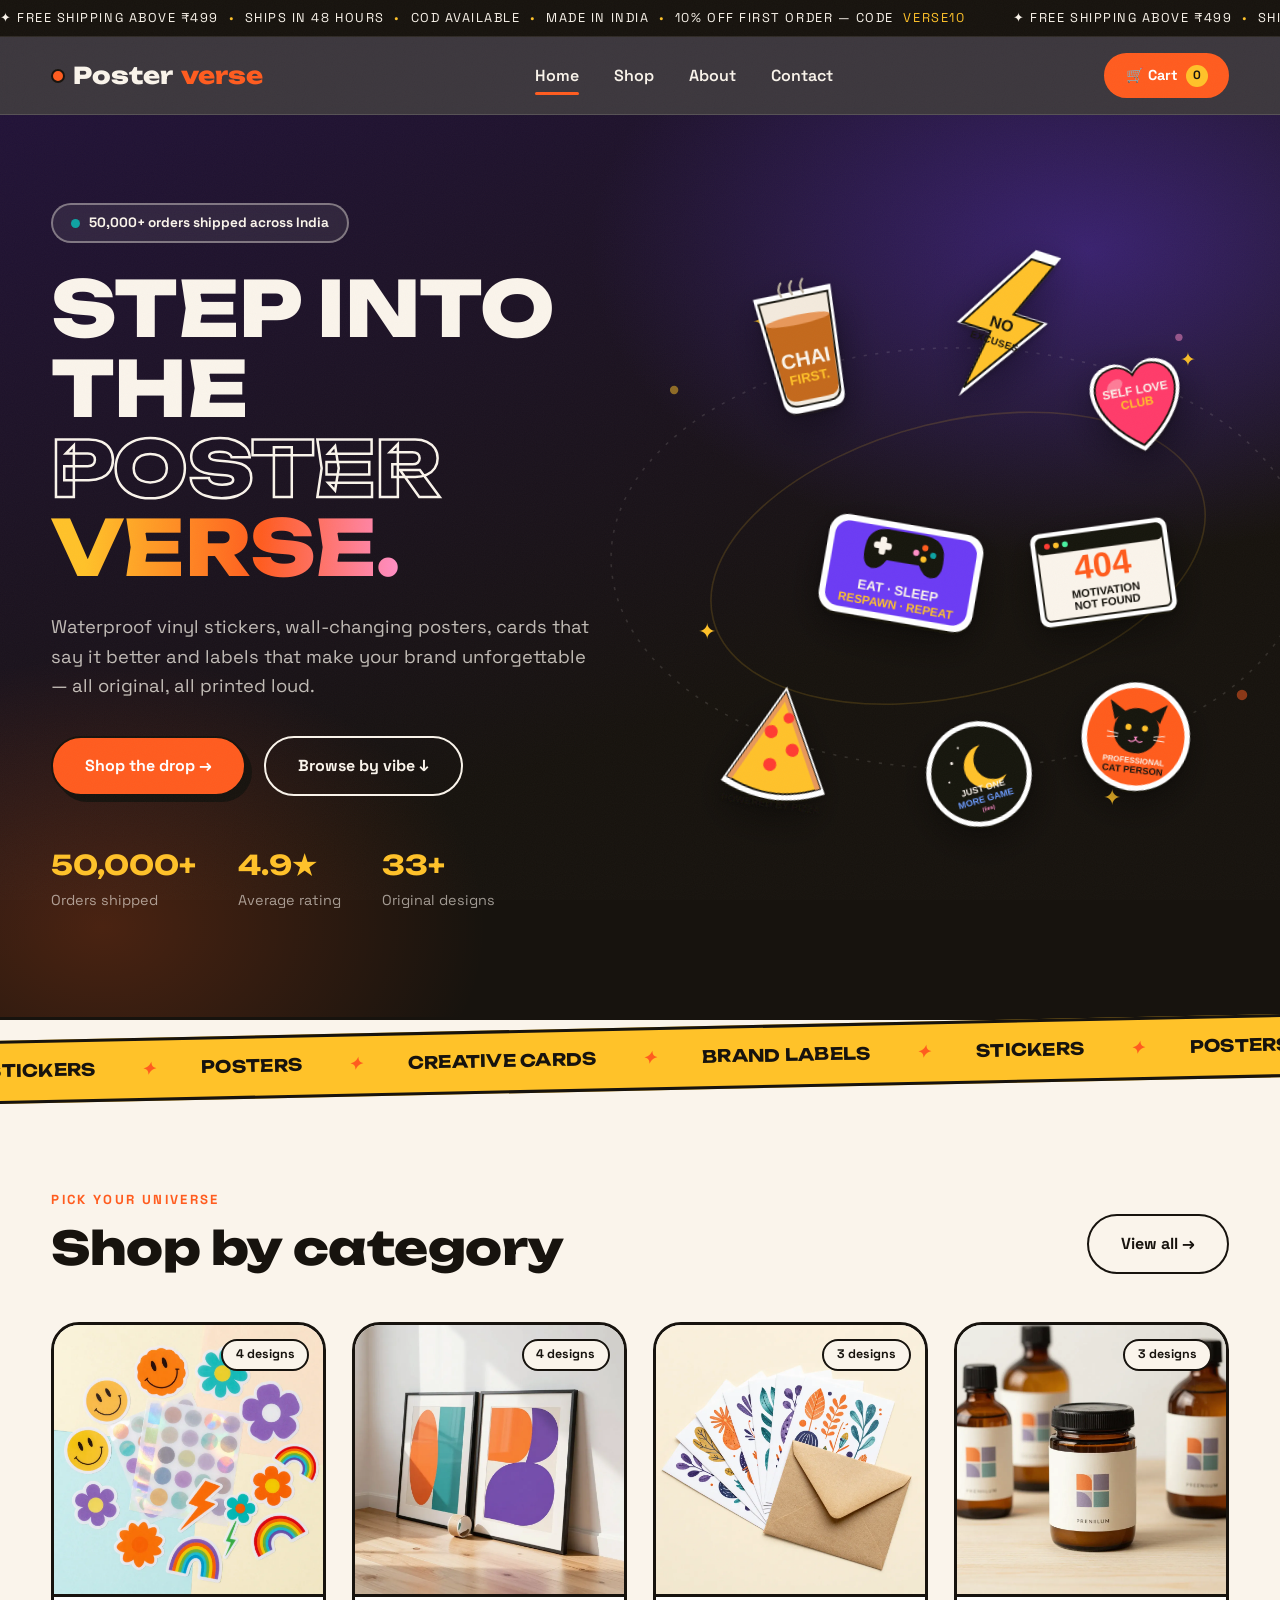
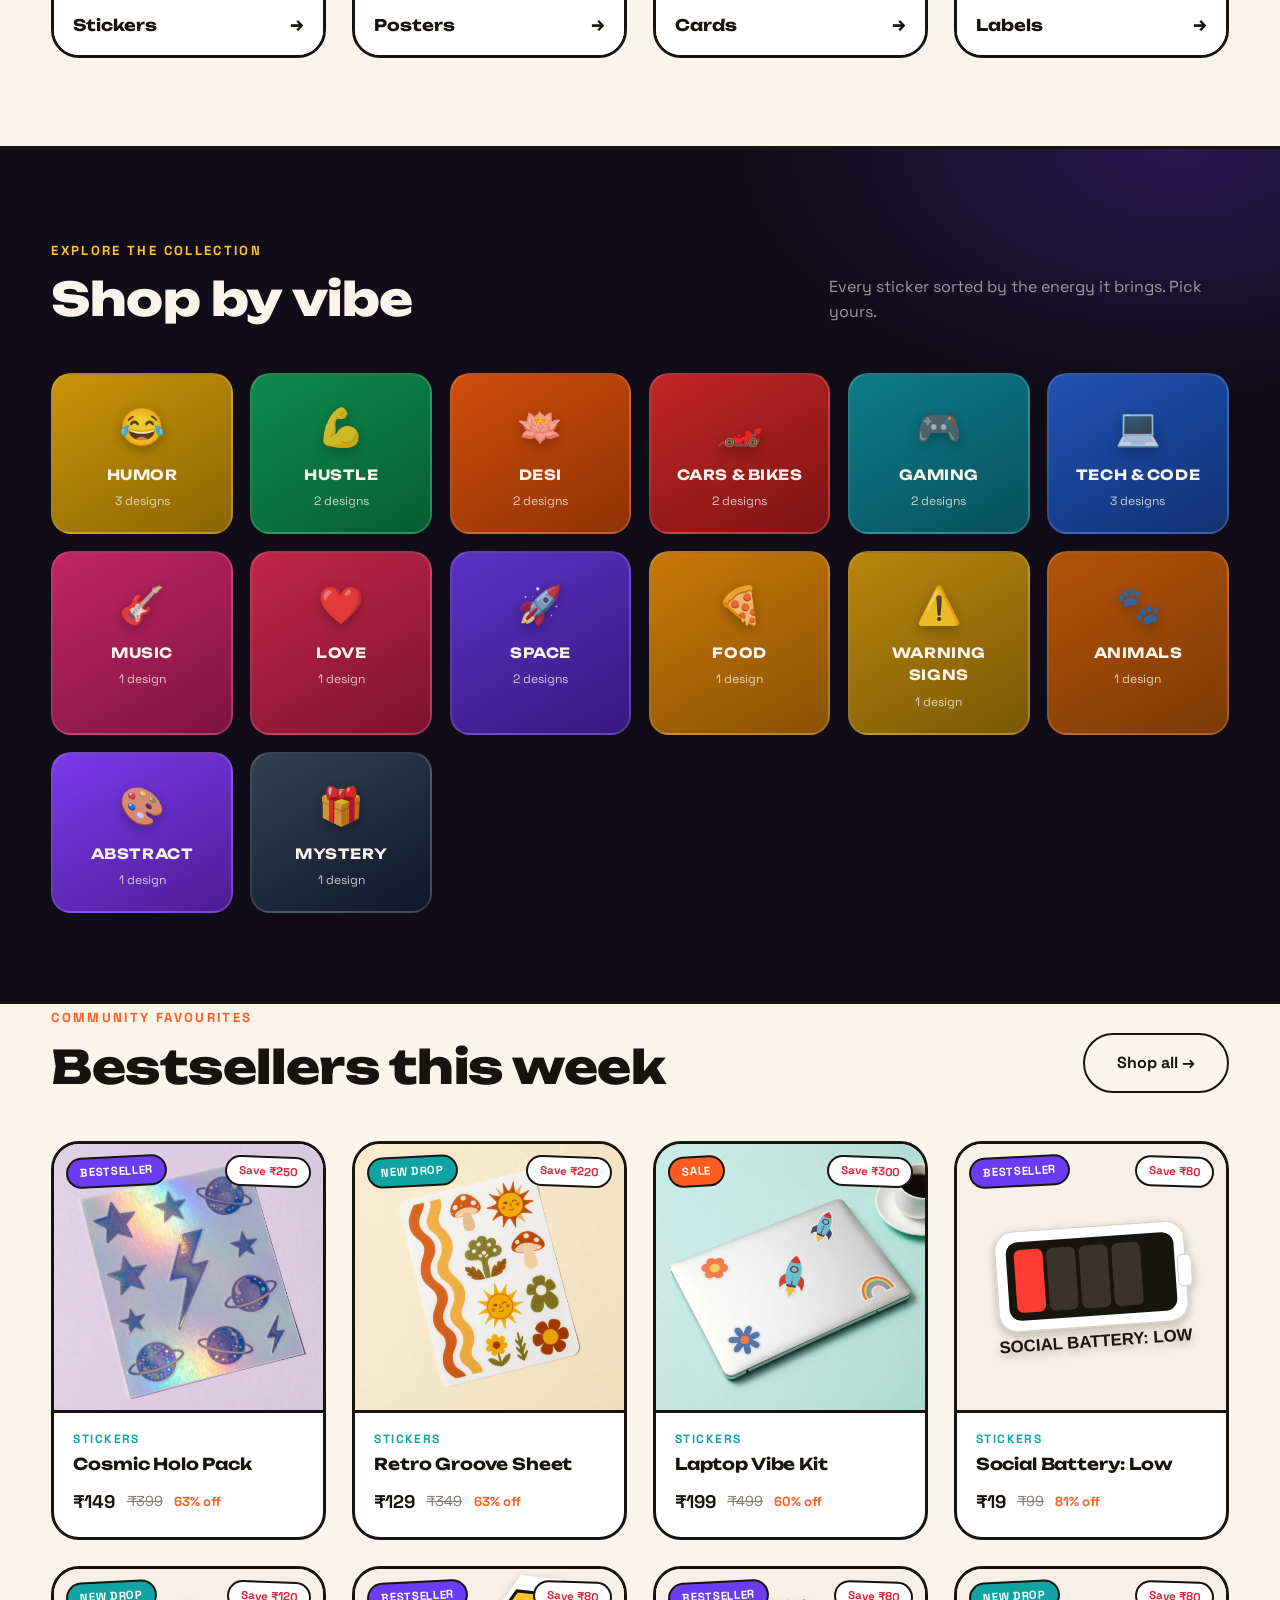
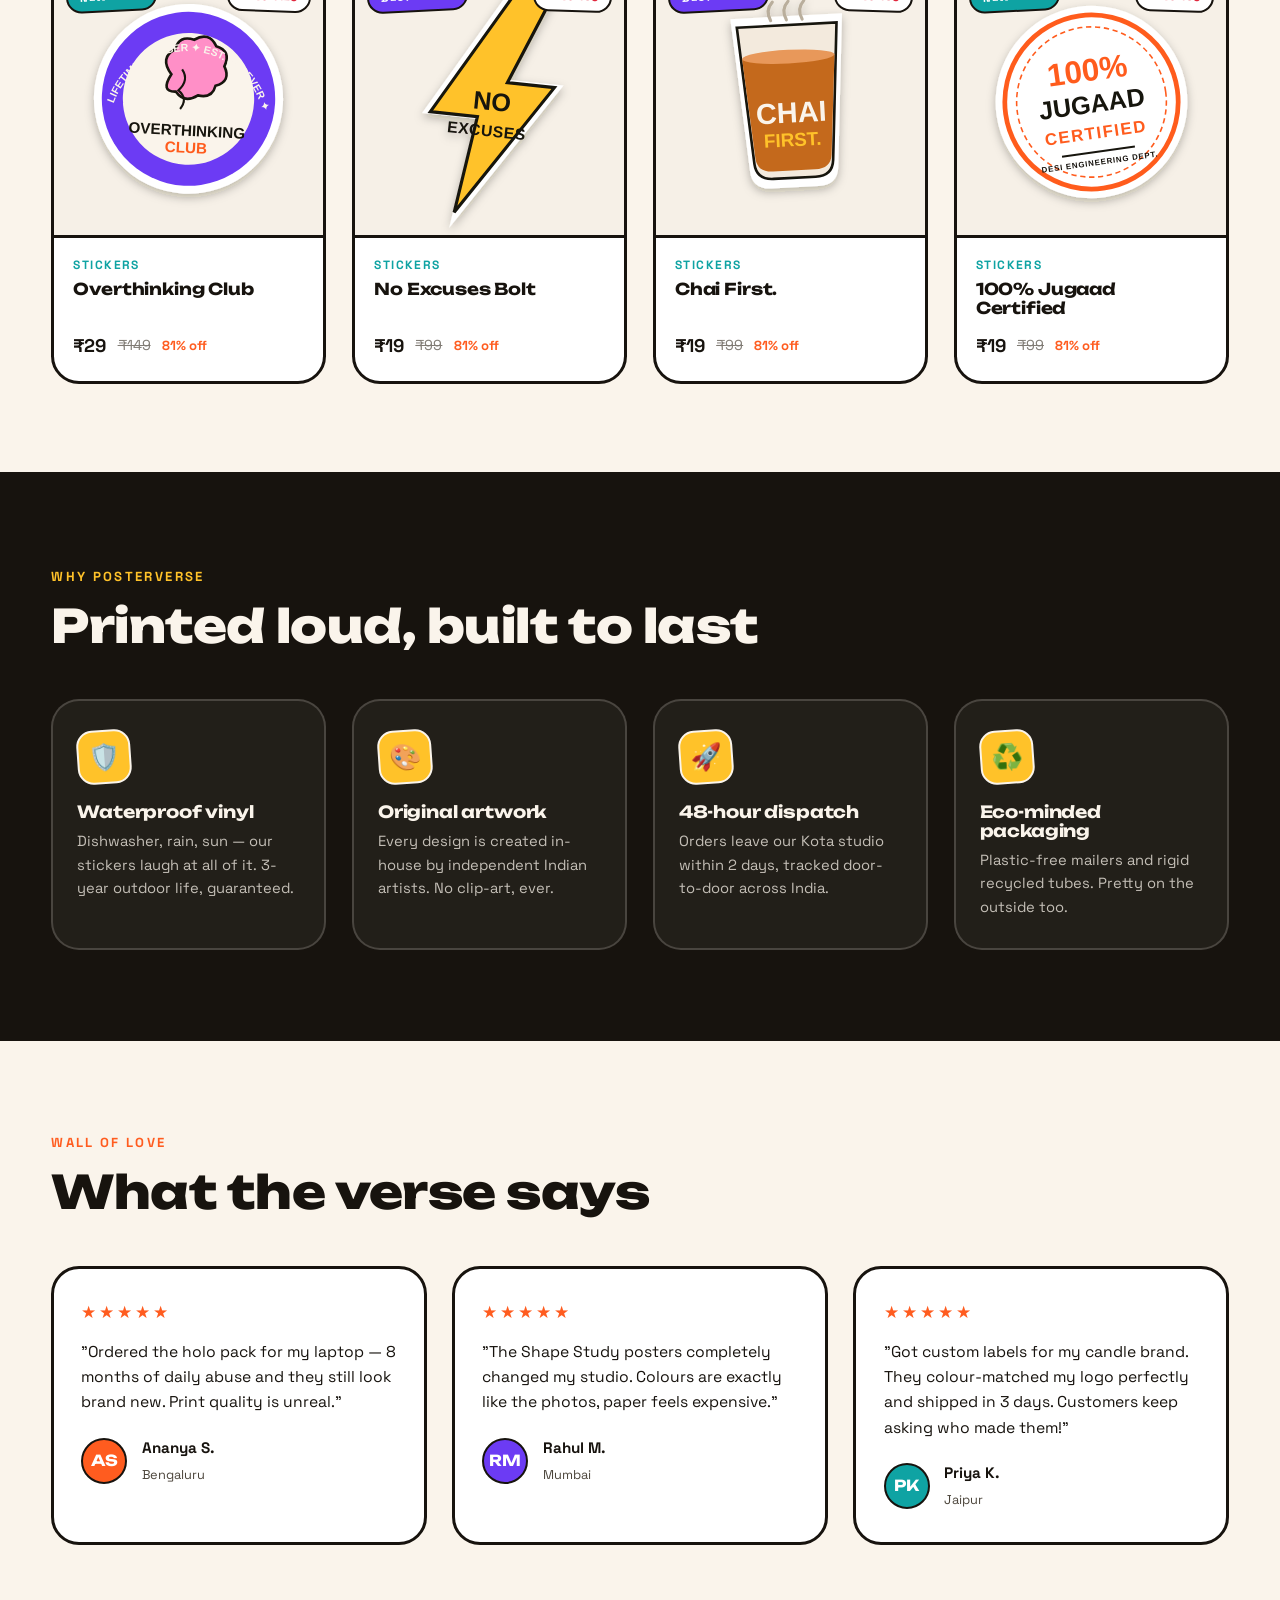
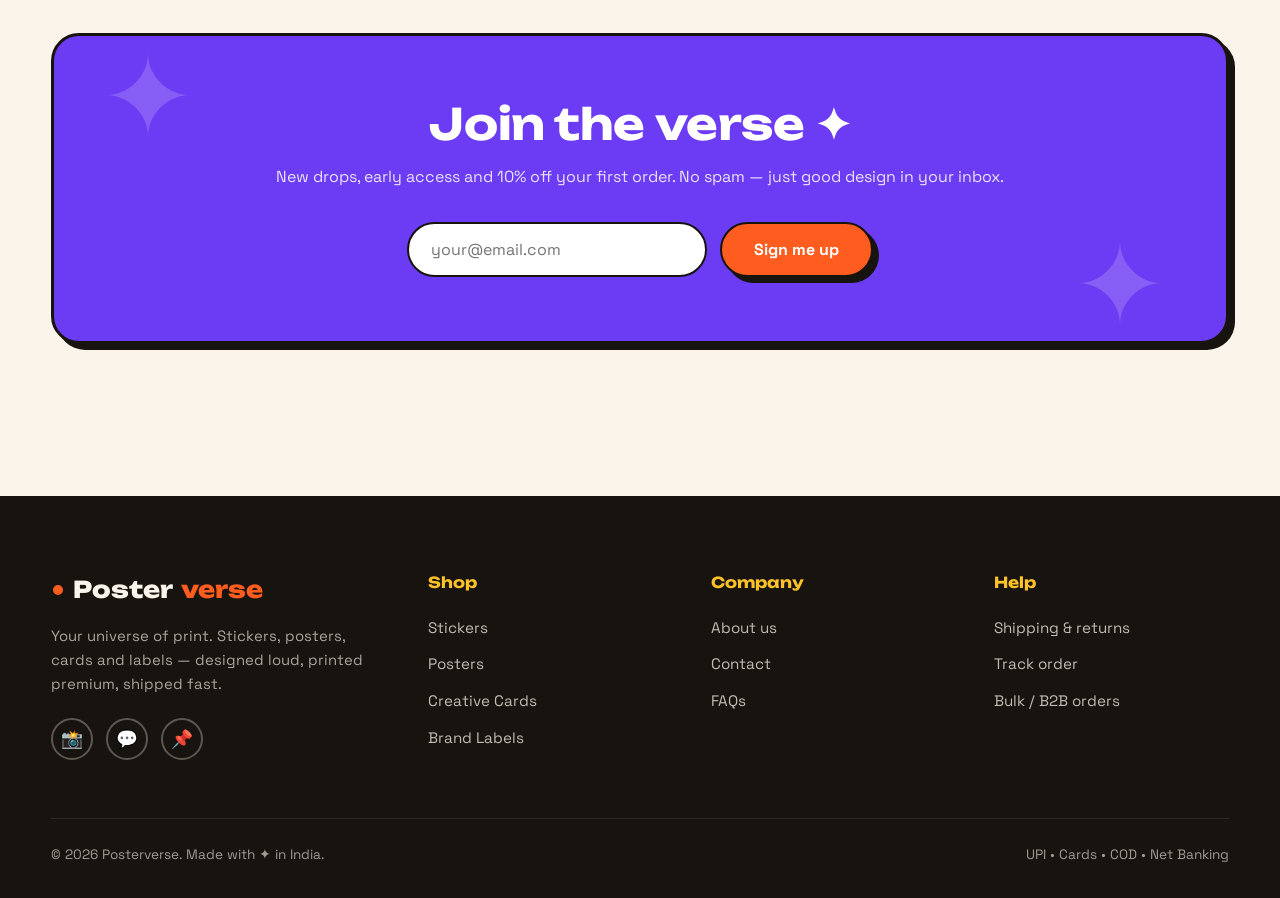
<file: index.html>
<!DOCTYPE html>
<html lang="en">
<head>
  <meta charset="UTF-8">
  <meta name="viewport" content="width=device-width, initial-scale=1.0">
  <title>Posterverse — Stickers, Posters, Cards &amp; Brand Labels</title>
  <meta name="description" content="Posterverse is your universe of print — vinyl stickers, art posters, creative cards and custom brand labels. Designed loud, printed premium, shipped fast across India.">
  <link rel="preconnect" href="https://fonts.googleapis.com">
  <link rel="preconnect" href="https://fonts.gstatic.com" crossorigin>
  <link href="https://fonts.googleapis.com/css2?family=Unbounded:wght@500;700;800&family=Space+Grotesk:wght@400;500;600;700&display=swap" rel="stylesheet">
  <link rel="stylesheet" href="css/style.css">
  <link rel="icon" href="data:image/svg+xml,<svg xmlns='http://www.w3.org/2000/svg' viewBox='0 0 100 100'><text y='.9em' font-size='90'>✦</text></svg>">
</head>
<body>

  <!-- Top announcement marquee -->
  <div class="topbar" aria-hidden="true">
    <div class="marquee-track">
      <span>✦ Free shipping above ₹499 <em>•</em> Ships in 48 hours <em>•</em> COD available <em>•</em> Made in India <em>•</em> 10% off first order — code <em>VERSE10</em></span>
      <span>✦ Free shipping above ₹499 <em>•</em> Ships in 48 hours <em>•</em> COD available <em>•</em> Made in India <em>•</em> 10% off first order — code <em>VERSE10</em></span>
    </div>
  </div>

  <!-- Header -->
  <header class="site-header">
    <div class="container nav">
      <a class="logo" href="index.html"><span class="logo-dot"></span>Poster<span class="verse">verse</span></a>
      <nav class="nav-links">
        <a href="index.html">Home</a>
        <a href="shop.html">Shop</a>
        <a href="about.html">About</a>
        <a href="contact.html">Contact</a>
      </nav>
      <div class="nav-actions">
        <a class="cart-btn" href="cart.html">🛒 Cart <span class="cart-count">0</span></a>
        <button class="hamburger" aria-label="Menu"><span></span><span></span><span></span></button>
      </div>
    </div>
  </header>

  <!-- Hero: sticker universe -->
  <section class="hero-dark">
    <div class="container hero-grid">
      <div class="hero-copy">
        <span class="hero-badge"><span class="dot"></span> 50,000+ orders shipped across India</span>
        <h1>Step into<br>the <span class="stroke">Poster</span><br><span class="verse-pop">verse.</span></h1>
        <p class="lead">Waterproof vinyl stickers, wall-changing posters, cards that say it better and labels that make your brand unforgettable — all original, all printed loud.</p>
        <div class="hero-cta">
          <a class="btn btn-primary" href="shop.html">Shop the drop →</a>
          <a class="btn btn-ghost" href="#vibes">Browse by vibe ↓</a>
        </div>
        <div class="hero-stats">
          <div class="stat"><b data-count="50000" data-suffix="+">0</b><span>Orders shipped</span></div>
          <div class="stat"><b data-count="4" data-suffix=".9★">0</b><span>Average rating</span></div>
          <div class="stat"><b data-count="33" data-suffix="+">0</b><span>Original designs</span></div>
        </div>
      </div>

      <div class="sticker-field" aria-hidden="true">
        <svg class="orbits" viewBox="0 0 700 600" fill="none">
          <ellipse cx="350" cy="300" rx="330" ry="200" stroke="rgba(250,244,235,.25)" stroke-width="1.5" stroke-dasharray="3 8"/>
          <ellipse cx="350" cy="300" rx="240" ry="130" stroke="rgba(255,194,41,.3)" stroke-width="1.5" transform="rotate(-14 350 300)"/>
          <circle cx="80" cy="140" r="4" fill="#FFC229"/>
          <circle cx="620" cy="430" r="5" fill="#FF5C1F"/>
          <circle cx="560" cy="90" r="3.5" fill="#FF8FC7"/>
        </svg>
        <span class="spark" style="top: 4%; left: 12%; --d: .4s; --s: 1.7rem;">✦</span>
        <span class="spark" style="top: 60%; left: 2%; --d: 1.6s;">✦</span>
        <span class="spark" style="top: 12%; right: 6%; --d: 2.4s; --s: 1.2rem;">✦</span>
        <span class="spark" style="bottom: 4%; right: 20%; --d: .9s;">✦</span>

        <img class="fs" data-depth="1.5" src="assets/img/stickers/st-chai-first-t.svg"     alt="" style="--w: 190px; --r: -9deg;  top: -4%;  left: 4%;   --d: .2s;">
        <img class="fs" data-depth=".8"  src="assets/img/stickers/st-no-excuses-t.svg"     alt="" style="--w: 170px; --r: 12deg;  top: -7%;  left: 42%;  --d: 1.1s;">
        <img class="fs" data-depth="1.2" src="assets/img/stickers/st-self-love-t.svg"      alt="" style="--w: 165px; --r: -14deg; top: 6%;   right: 2%;  --d: .6s;">
        <img class="fs" data-depth=".6"  src="assets/img/stickers/st-respawn-t.svg"        alt="" style="--w: 210px; --r: 7deg;   top: 34%;  left: 20%;  --d: 1.7s;">
        <img class="fs" data-depth="1.8" src="assets/img/stickers/st-404-t.svg"            alt="" style="--w: 185px; --r: -6deg;  top: 36%;  right: 6%;  --d: .3s;">
        <img class="fs" data-depth="1"   src="assets/img/stickers/st-pizza-t.svg"          alt="" style="--w: 160px; --r: 14deg;  bottom: 2%; left: 2%;  --d: 2.1s;">
        <img class="fs" data-depth="1.4" src="assets/img/stickers/st-one-more-game-t.svg"  alt="" style="--w: 150px; --r: -11deg; bottom: -2%; left: 40%; --d: .8s;">
        <img class="fs" data-depth=".7"  src="assets/img/stickers/st-cat-person-t.svg"     alt="" style="--w: 155px; --r: 9deg;   bottom: 4%; right: 3%; --d: 1.4s;">
      </div>
    </div>
  </section>

  <!-- Marquee strip -->
  <div class="strip" aria-hidden="true">
    <div class="marquee-track">
      <span>Stickers <i class="star">✦</i> Posters <i class="star">✦</i> Creative Cards <i class="star">✦</i> Brand Labels <i class="star">✦</i> Stickers <i class="star">✦</i> Posters <i class="star">✦</i> Creative Cards <i class="star">✦</i> Brand Labels <i class="star">✦</i></span>
      <span>Stickers <i class="star">✦</i> Posters <i class="star">✦</i> Creative Cards <i class="star">✦</i> Brand Labels <i class="star">✦</i> Stickers <i class="star">✦</i> Posters <i class="star">✦</i> Creative Cards <i class="star">✦</i> Brand Labels <i class="star">✦</i></span>
    </div>
  </div>

  <!-- Categories -->
  <section>
    <div class="container">
      <div class="section-head reveal">
        <div>
          <span class="kicker">Pick your universe</span>
          <h2>Shop by category</h2>
        </div>
        <a class="btn btn-ghost" href="shop.html">View all →</a>
      </div>
      <div class="cat-grid" data-stagger>
        <a class="cat-card" href="shop.html?cat=stickers">
          <span class="cat-count">4 designs</span>
          <div class="cat-img"><img src="assets/img/cat-stickers.webp" alt="Colorful vinyl stickers" loading="lazy"></div>
          <div class="cat-label">Stickers <span class="arrow">→</span></div>
        </a>
        <a class="cat-card" href="shop.html?cat=posters">
          <span class="cat-count">4 designs</span>
          <div class="cat-img"><img src="assets/img/cat-posters.webp" alt="Framed art posters" loading="lazy"></div>
          <div class="cat-label">Posters <span class="arrow">→</span></div>
        </a>
        <a class="cat-card" href="shop.html?cat=cards">
          <span class="cat-count">3 designs</span>
          <div class="cat-img"><img src="assets/img/cat-cards.webp" alt="Creative greeting cards" loading="lazy"></div>
          <div class="cat-label">Cards <span class="arrow">→</span></div>
        </a>
        <a class="cat-card" href="shop.html?cat=labels">
          <span class="cat-count">3 designs</span>
          <div class="cat-img"><img src="assets/img/cat-labels.webp" alt="Custom brand labels on jars" loading="lazy"></div>
          <div class="cat-label">Labels <span class="arrow">→</span></div>
        </a>
      </div>
    </div>
  </section>

  <!-- Shop by Vibe -->
  <section class="vibe-band" id="vibes">
    <div class="container">
      <div class="section-head reveal">
        <div>
          <span class="kicker" style="color: var(--yellow);">Explore the collection</span>
          <h2>Shop by vibe</h2>
        </div>
        <p>Every sticker sorted by the energy it brings. Pick yours.</p>
      </div>
      <div class="vibe-grid" id="vibe-grid" data-stagger></div>
    </div>
  </section>

  <!-- Featured products -->
  <section style="padding-top: 0;">
    <div class="container">
      <div class="section-head reveal">
        <div>
          <span class="kicker">Community favourites</span>
          <h2>Bestsellers this week</h2>
        </div>
        <a class="btn btn-ghost" href="shop.html">Shop all →</a>
      </div>
      <div class="product-grid" id="featured-grid" data-stagger></div>
    </div>
  </section>

  <!-- Features -->
  <section class="features">
    <div class="container">
      <div class="section-head reveal">
        <div>
          <span class="kicker" style="color: var(--yellow);">Why Posterverse</span>
          <h2>Printed loud, built to last</h2>
        </div>
      </div>
      <div class="features-grid" data-stagger>
        <div class="feature-card">
          <div class="f-icon">🛡️</div>
          <h3>Waterproof vinyl</h3>
          <p>Dishwasher, rain, sun — our stickers laugh at all of it. 3-year outdoor life, guaranteed.</p>
        </div>
        <div class="feature-card">
          <div class="f-icon">🎨</div>
          <h3>Original artwork</h3>
          <p>Every design is created in-house by independent Indian artists. No clip-art, ever.</p>
        </div>
        <div class="feature-card">
          <div class="f-icon">🚀</div>
          <h3>48-hour dispatch</h3>
          <p>Orders leave our Kota studio within 2 days, tracked door-to-door across India.</p>
        </div>
        <div class="feature-card">
          <div class="f-icon">♻️</div>
          <h3>Eco-minded packaging</h3>
          <p>Plastic-free mailers and rigid recycled tubes. Pretty on the outside too.</p>
        </div>
      </div>
    </div>
  </section>

  <!-- Testimonials -->
  <section>
    <div class="container">
      <div class="section-head reveal">
        <div>
          <span class="kicker">Wall of love</span>
          <h2>What the verse says</h2>
        </div>
      </div>
      <div class="testi-grid" data-stagger>
        <div class="testi-card">
          <div class="stars">★★★★★</div>
          <p>"Ordered the holo pack for my laptop — 8 months of daily abuse and they still look brand new. Print quality is unreal."</p>
          <div class="testi-who">
            <span class="avatar" style="background: var(--orange);">AS</span>
            <div><b>Ananya S.</b><span>Bengaluru</span></div>
          </div>
        </div>
        <div class="testi-card">
          <div class="stars">★★★★★</div>
          <p>"The Shape Study posters completely changed my studio. Colours are exactly like the photos, paper feels expensive."</p>
          <div class="testi-who">
            <span class="avatar" style="background: var(--violet);">RM</span>
            <div><b>Rahul M.</b><span>Mumbai</span></div>
          </div>
        </div>
        <div class="testi-card">
          <div class="stars">★★★★★</div>
          <p>"Got custom labels for my candle brand. They colour-matched my logo perfectly and shipped in 3 days. Customers keep asking who made them!"</p>
          <div class="testi-who">
            <span class="avatar" style="background: var(--teal);">PK</span>
            <div><b>Priya K.</b><span>Jaipur</span></div>
          </div>
        </div>
      </div>
    </div>
  </section>

  <!-- Newsletter CTA -->
  <section style="padding-top: 0;">
    <div class="container">
      <div class="cta-banner reveal-scale">
        <h2>Join the verse ✦</h2>
        <p>New drops, early access and 10% off your first order. No spam — just good design in your inbox.</p>
        <form class="newsletter-form">
          <input type="email" placeholder="your@email.com" required aria-label="Email address">
          <button class="btn btn-primary" type="submit">Sign me up</button>
        </form>
      </div>
    </div>
  </section>

  <!-- Footer -->
  <footer class="site-footer">
    <div class="container">
      <div class="footer-grid">
        <div>
          <a class="logo" href="index.html"><span class="logo-dot"></span>Poster<span class="verse">verse</span></a>
          <p>Your universe of print. Stickers, posters, cards and labels — designed loud, printed premium, shipped fast.</p>
          <div class="socials">
            <a href="#" aria-label="Instagram">📸</a>
            <a href="#" aria-label="WhatsApp">💬</a>
            <a href="#" aria-label="Pinterest">📌</a>
          </div>
        </div>
        <div>
          <h4>Shop</h4>
          <ul>
            <li><a href="shop.html?cat=stickers">Stickers</a></li>
            <li><a href="shop.html?cat=posters">Posters</a></li>
            <li><a href="shop.html?cat=cards">Creative Cards</a></li>
            <li><a href="shop.html?cat=labels">Brand Labels</a></li>
          </ul>
        </div>
        <div>
          <h4>Company</h4>
          <ul>
            <li><a href="about.html">About us</a></li>
            <li><a href="contact.html">Contact</a></li>
            <li><a href="contact.html#faq">FAQs</a></li>
          </ul>
        </div>
        <div>
          <h4>Help</h4>
          <ul>
            <li><a href="contact.html">Shipping &amp; returns</a></li>
            <li><a href="contact.html">Track order</a></li>
            <li><a href="contact.html">Bulk / B2B orders</a></li>
          </ul>
        </div>
      </div>
      <div class="footer-bottom">
        <span>© 2026 Posterverse. Made with ✦ in India.</span>
        <span>UPI • Cards • COD • Net Banking</span>
      </div>
    </div>
  </footer>

  <script src="js/data.js"></script>
  <script src="js/main.js"></script>
  <script>
    // featured = badge products first, max 8
    const featured = [...PRODUCTS].sort((a, b) => (b.badge ? 1 : 0) - (a.badge ? 1 : 0)).slice(0, 8);
    document.getElementById("featured-grid").innerHTML = featured.map(productCardHTML).join("");

    // vibe tiles with live design counts
    document.getElementById("vibe-grid").innerHTML = Object.entries(VIBES).map(([key, v]) => {
      const n = PRODUCTS.filter(p => p.vibe === key).length;
      if (!n) return "";
      return `
      <a class="vibe-tile" href="shop.html?vibe=${key}" style="--g1: ${v.g[0]}; --g2: ${v.g[1]};">
        <span class="v-emoji">${v.emoji}</span>
        <b>${v.label}</b>
        <span>${n} design${n > 1 ? "s" : ""}</span>
      </a>`;
    }).join("");
  </script>
</body>
</html>
</file>
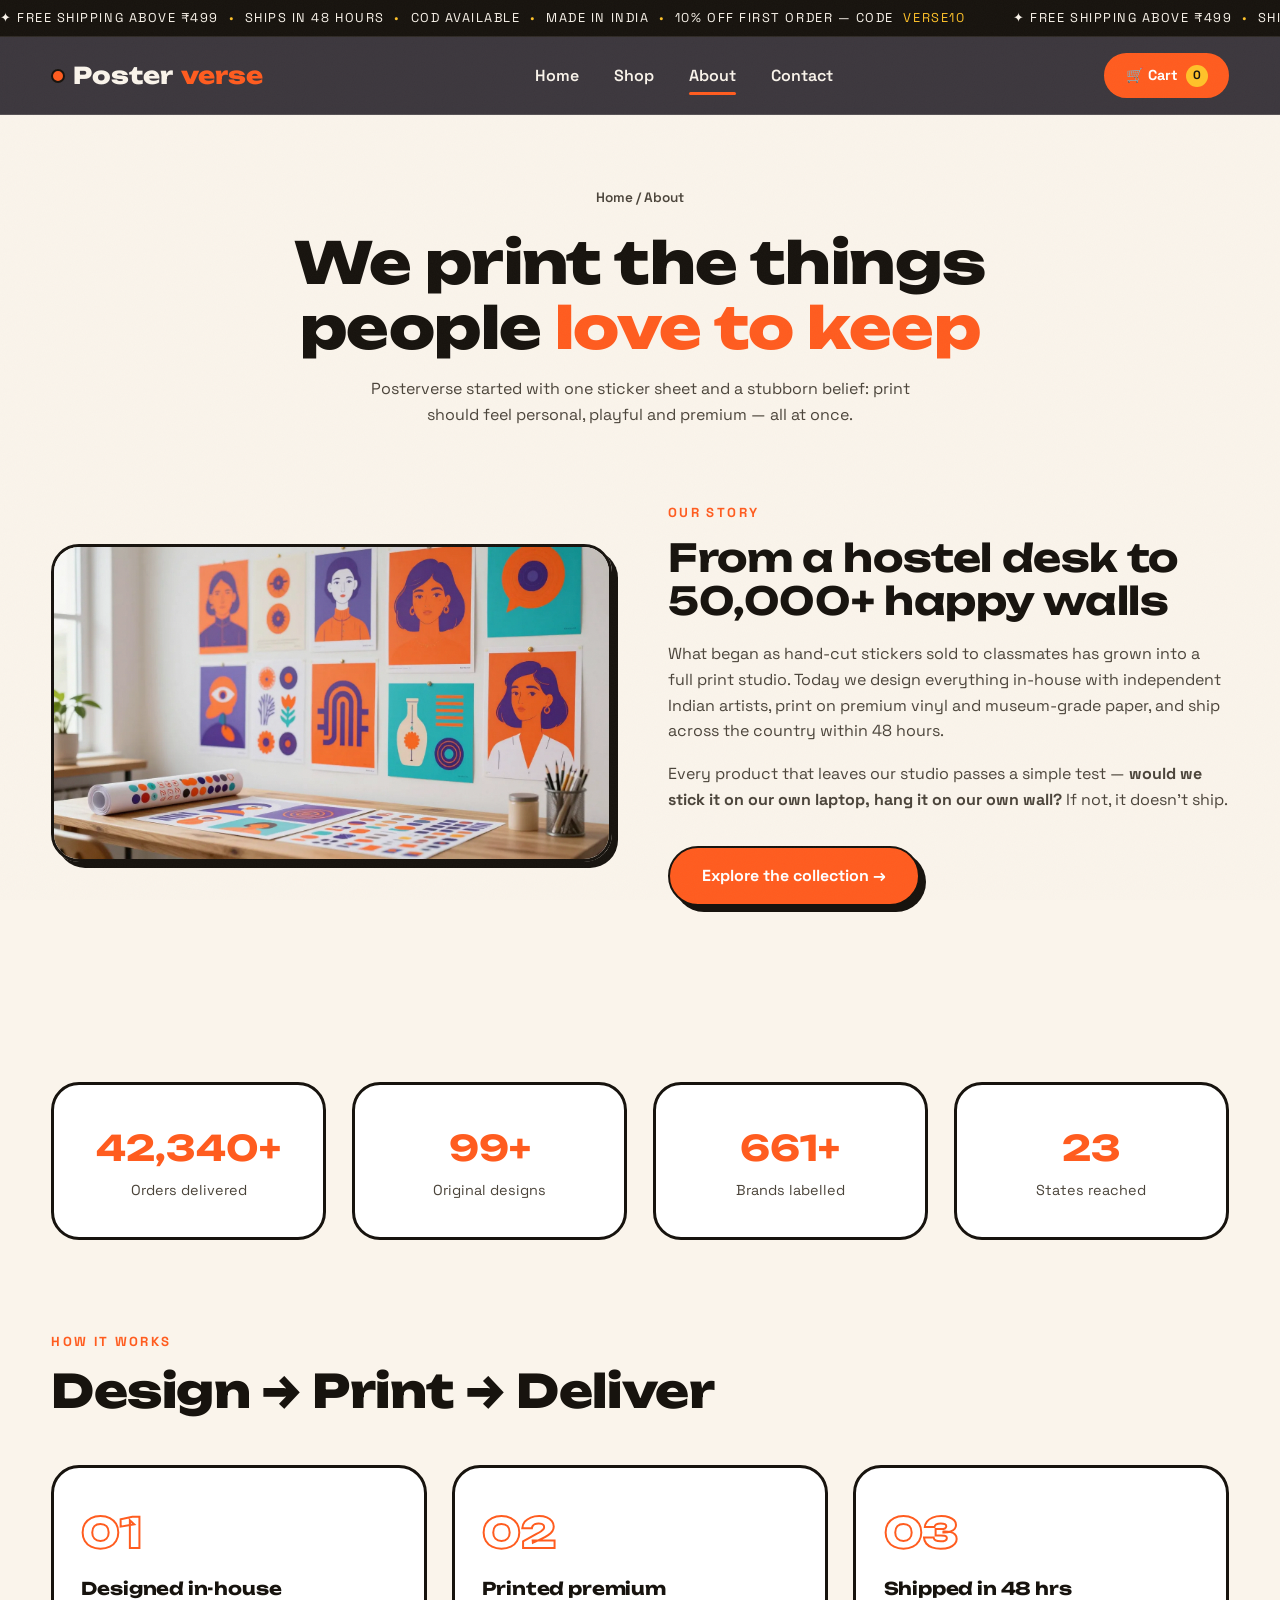
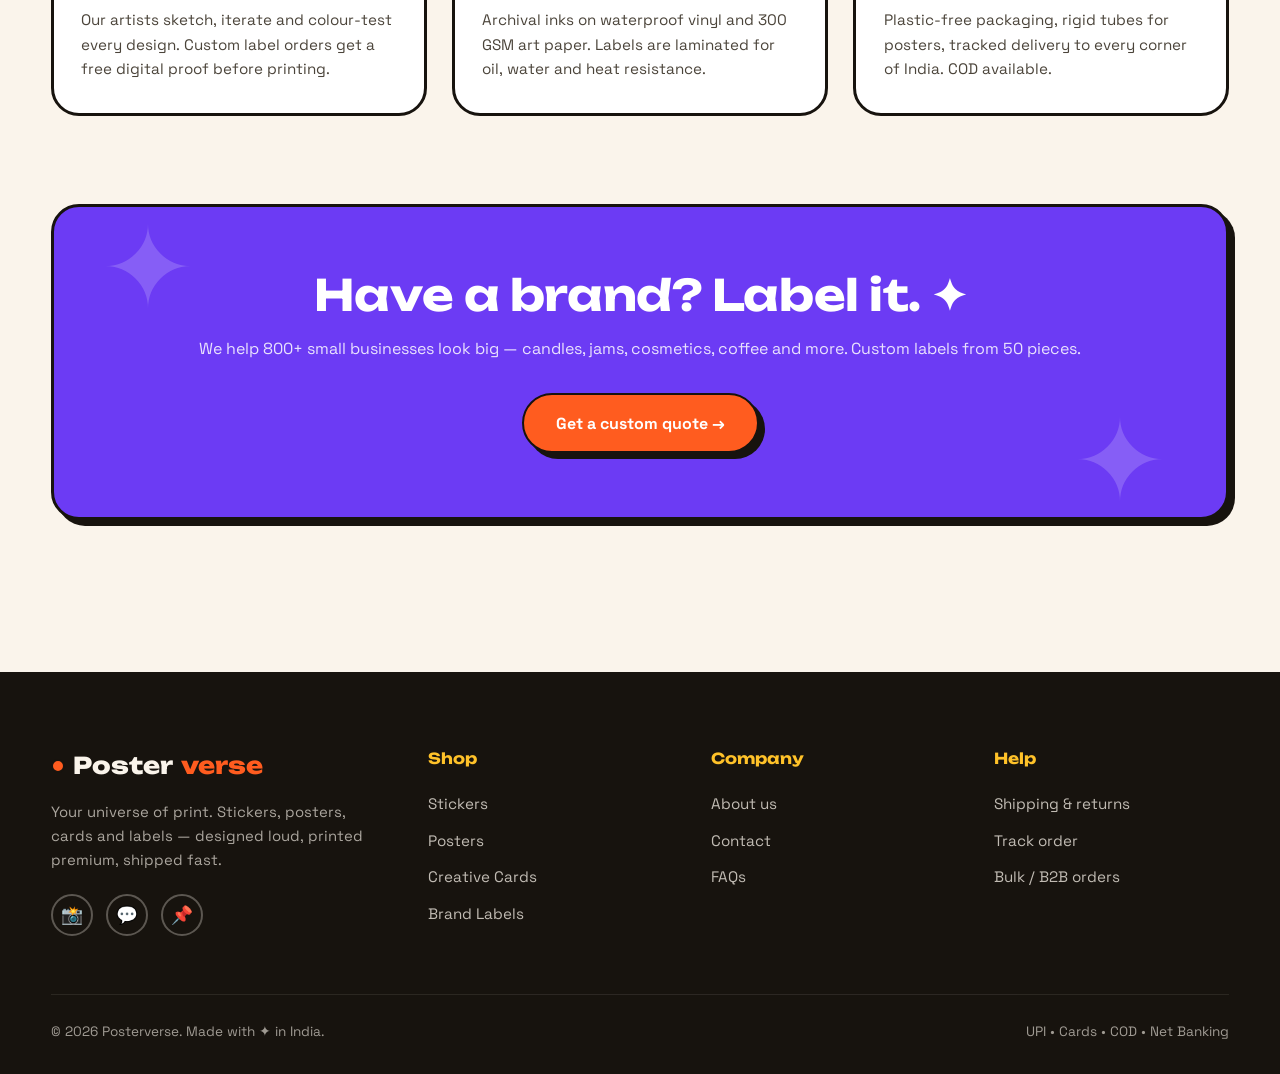
<file: about.html>
<!DOCTYPE html>
<html lang="en">
<head>
  <meta charset="UTF-8">
  <meta name="viewport" content="width=device-width, initial-scale=1.0">
  <title>About — Posterverse</title>
  <meta name="description" content="Posterverse is an Indian print studio making vinyl stickers, art posters, creative cards and custom brand labels — designed in-house, printed premium.">
  <link rel="preconnect" href="https://fonts.googleapis.com">
  <link rel="preconnect" href="https://fonts.gstatic.com" crossorigin>
  <link href="https://fonts.googleapis.com/css2?family=Unbounded:wght@500;700;800&family=Space+Grotesk:wght@400;500;600;700&display=swap" rel="stylesheet">
  <link rel="stylesheet" href="css/style.css">
  <link rel="icon" href="data:image/svg+xml,<svg xmlns='http://www.w3.org/2000/svg' viewBox='0 0 100 100'><text y='.9em' font-size='90'>✦</text></svg>">
</head>
<body>

  <div class="topbar" aria-hidden="true">
    <div class="marquee-track">
      <span>✦ Free shipping above ₹499 <em>•</em> Ships in 48 hours <em>•</em> COD available <em>•</em> Made in India <em>•</em> 10% off first order — code <em>VERSE10</em></span>
      <span>✦ Free shipping above ₹499 <em>•</em> Ships in 48 hours <em>•</em> COD available <em>•</em> Made in India <em>•</em> 10% off first order — code <em>VERSE10</em></span>
    </div>
  </div>

  <header class="site-header">
    <div class="container nav">
      <a class="logo" href="index.html"><span class="logo-dot"></span>Poster<span class="verse">verse</span></a>
      <nav class="nav-links">
        <a href="index.html">Home</a>
        <a href="shop.html">Shop</a>
        <a href="about.html">About</a>
        <a href="contact.html">Contact</a>
      </nav>
      <div class="nav-actions">
        <a class="cart-btn" href="cart.html">🛒 Cart <span class="cart-count">0</span></a>
        <button class="hamburger" aria-label="Menu"><span></span><span></span><span></span></button>
      </div>
    </div>
  </header>

  <section class="page-hero">
    <div class="container">
      <div class="breadcrumb reveal"><a href="index.html">Home</a> / About</div>
      <h1 class="reveal">We print the things<br>people <span style="color: var(--orange);">love to keep</span></h1>
      <p class="reveal">Posterverse started with one sticker sheet and a stubborn belief: print should feel personal, playful and premium — all at once.</p>
    </div>
  </section>

  <section style="padding-top: 1rem;">
    <div class="container about-grid">
      <div class="about-img reveal-scale">
        <img src="assets/img/hero.webp" alt="The Posterverse studio wall">
      </div>
      <div class="reveal">
        <span class="kicker">Our story</span>
        <h2>From a hostel desk to 50,000+ happy walls</h2>
        <p>What began as hand-cut stickers sold to classmates has grown into a full print studio. Today we design everything in-house with independent Indian artists, print on premium vinyl and museum-grade paper, and ship across the country within 48 hours.</p>
        <p>Every product that leaves our studio passes a simple test — <b>would we stick it on our own laptop, hang it on our own wall?</b> If not, it doesn't ship.</p>
        <a class="btn btn-primary" href="shop.html" style="margin-top: 1rem;">Explore the collection →</a>
      </div>
    </div>
  </section>

  <section>
    <div class="container">
      <div class="stats-band" data-stagger>
        <div class="stat-box"><b data-count="50000" data-suffix="+">0</b><span>Orders delivered</span></div>
        <div class="stat-box"><b data-count="120" data-suffix="+">0</b><span>Original designs</span></div>
        <div class="stat-box"><b data-count="800" data-suffix="+">0</b><span>Brands labelled</span></div>
        <div class="stat-box"><b data-count="28" data-suffix="">0</b><span>States reached</span></div>
      </div>
    </div>
  </section>

  <section style="padding-top: 0;">
    <div class="container">
      <div class="section-head reveal">
        <div>
          <span class="kicker">How it works</span>
          <h2>Design → Print → Deliver</h2>
        </div>
      </div>
      <div class="steps-grid" data-stagger>
        <div class="step-card">
          <span class="step-num">01</span>
          <h3>Designed in-house</h3>
          <p>Our artists sketch, iterate and colour-test every design. Custom label orders get a free digital proof before printing.</p>
        </div>
        <div class="step-card">
          <span class="step-num">02</span>
          <h3>Printed premium</h3>
          <p>Archival inks on waterproof vinyl and 300 GSM art paper. Labels are laminated for oil, water and heat resistance.</p>
        </div>
        <div class="step-card">
          <span class="step-num">03</span>
          <h3>Shipped in 48 hrs</h3>
          <p>Plastic-free packaging, rigid tubes for posters, tracked delivery to every corner of India. COD available.</p>
        </div>
      </div>
    </div>
  </section>

  <section style="padding-top: 0;">
    <div class="container">
      <div class="cta-banner reveal-scale">
        <h2>Have a brand? Label it. ✦</h2>
        <p>We help 800+ small businesses look big — candles, jams, cosmetics, coffee and more. Custom labels from 50 pieces.</p>
        <a class="btn btn-primary" href="contact.html">Get a custom quote →</a>
      </div>
    </div>
  </section>

  <footer class="site-footer">
    <div class="container">
      <div class="footer-grid">
        <div>
          <a class="logo" href="index.html"><span class="logo-dot"></span>Poster<span class="verse">verse</span></a>
          <p>Your universe of print. Stickers, posters, cards and labels — designed loud, printed premium, shipped fast.</p>
          <div class="socials">
            <a href="#" aria-label="Instagram">📸</a>
            <a href="#" aria-label="WhatsApp">💬</a>
            <a href="#" aria-label="Pinterest">📌</a>
          </div>
        </div>
        <div>
          <h4>Shop</h4>
          <ul>
            <li><a href="shop.html?cat=stickers">Stickers</a></li>
            <li><a href="shop.html?cat=posters">Posters</a></li>
            <li><a href="shop.html?cat=cards">Creative Cards</a></li>
            <li><a href="shop.html?cat=labels">Brand Labels</a></li>
          </ul>
        </div>
        <div>
          <h4>Company</h4>
          <ul>
            <li><a href="about.html">About us</a></li>
            <li><a href="contact.html">Contact</a></li>
            <li><a href="contact.html#faq">FAQs</a></li>
          </ul>
        </div>
        <div>
          <h4>Help</h4>
          <ul>
            <li><a href="contact.html">Shipping &amp; returns</a></li>
            <li><a href="contact.html">Track order</a></li>
            <li><a href="contact.html">Bulk / B2B orders</a></li>
          </ul>
        </div>
      </div>
      <div class="footer-bottom">
        <span>© 2026 Posterverse. Made with ✦ in India.</span>
        <span>UPI • Cards • COD • Net Banking</span>
      </div>
    </div>
  </footer>

  <script src="js/data.js"></script>
  <script src="js/main.js"></script>
</body>
</html>
</file>
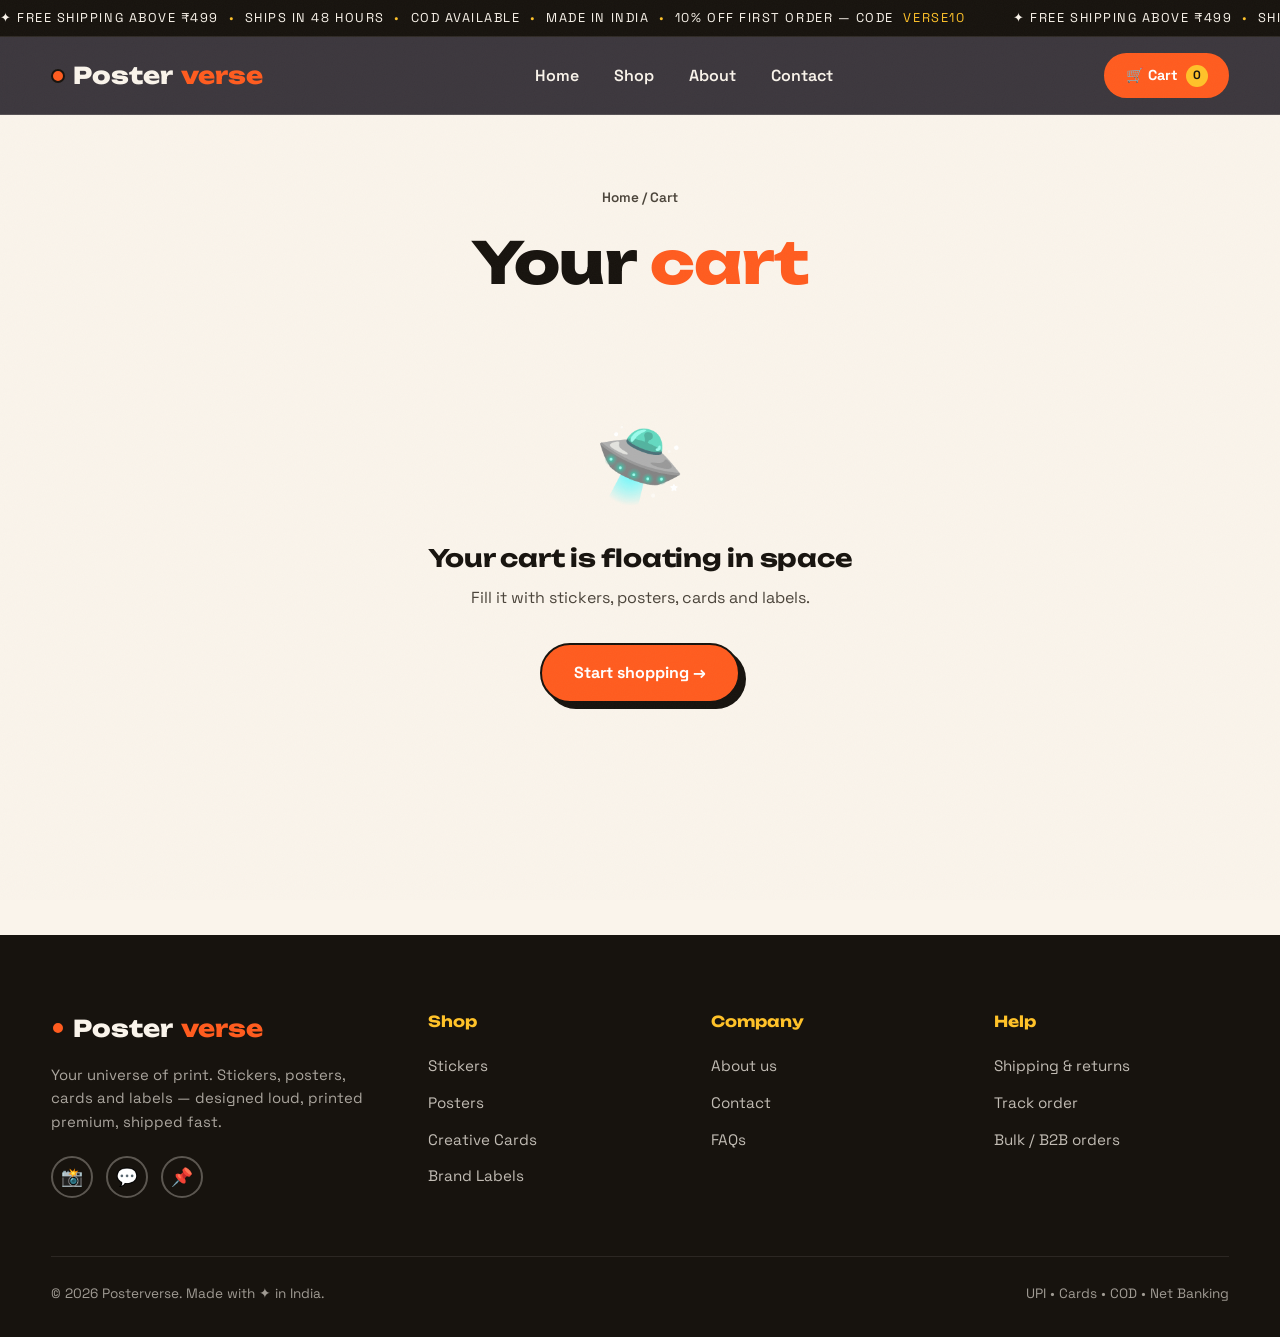
<file: cart.html>
<!DOCTYPE html>
<html lang="en">
<head>
  <meta charset="UTF-8">
  <meta name="viewport" content="width=device-width, initial-scale=1.0">
  <title>Your Cart — Posterverse</title>
  <link rel="preconnect" href="https://fonts.googleapis.com">
  <link rel="preconnect" href="https://fonts.gstatic.com" crossorigin>
  <link href="https://fonts.googleapis.com/css2?family=Unbounded:wght@500;700;800&family=Space+Grotesk:wght@400;500;600;700&display=swap" rel="stylesheet">
  <link rel="stylesheet" href="css/style.css">
  <link rel="icon" href="data:image/svg+xml,<svg xmlns='http://www.w3.org/2000/svg' viewBox='0 0 100 100'><text y='.9em' font-size='90'>✦</text></svg>">
</head>
<body>

  <div class="topbar" aria-hidden="true">
    <div class="marquee-track">
      <span>✦ Free shipping above ₹499 <em>•</em> Ships in 48 hours <em>•</em> COD available <em>•</em> Made in India <em>•</em> 10% off first order — code <em>VERSE10</em></span>
      <span>✦ Free shipping above ₹499 <em>•</em> Ships in 48 hours <em>•</em> COD available <em>•</em> Made in India <em>•</em> 10% off first order — code <em>VERSE10</em></span>
    </div>
  </div>

  <header class="site-header">
    <div class="container nav">
      <a class="logo" href="index.html"><span class="logo-dot"></span>Poster<span class="verse">verse</span></a>
      <nav class="nav-links">
        <a href="index.html">Home</a>
        <a href="shop.html">Shop</a>
        <a href="about.html">About</a>
        <a href="contact.html">Contact</a>
      </nav>
      <div class="nav-actions">
        <a class="cart-btn" href="cart.html">🛒 Cart <span class="cart-count">0</span></a>
        <button class="hamburger" aria-label="Menu"><span></span><span></span><span></span></button>
      </div>
    </div>
  </header>

  <section class="page-hero" style="padding-bottom: 1rem;">
    <div class="container">
      <div class="breadcrumb"><a href="index.html">Home</a> / Cart</div>
      <h1>Your <span style="color: var(--orange);">cart</span></h1>
    </div>
  </section>

  <section style="padding-top: 0;">
    <div class="container" id="cart-root"></div>
  </section>

  <footer class="site-footer">
    <div class="container">
      <div class="footer-grid">
        <div>
          <a class="logo" href="index.html"><span class="logo-dot"></span>Poster<span class="verse">verse</span></a>
          <p>Your universe of print. Stickers, posters, cards and labels — designed loud, printed premium, shipped fast.</p>
          <div class="socials">
            <a href="#" aria-label="Instagram">📸</a>
            <a href="#" aria-label="WhatsApp">💬</a>
            <a href="#" aria-label="Pinterest">📌</a>
          </div>
        </div>
        <div>
          <h4>Shop</h4>
          <ul>
            <li><a href="shop.html?cat=stickers">Stickers</a></li>
            <li><a href="shop.html?cat=posters">Posters</a></li>
            <li><a href="shop.html?cat=cards">Creative Cards</a></li>
            <li><a href="shop.html?cat=labels">Brand Labels</a></li>
          </ul>
        </div>
        <div>
          <h4>Company</h4>
          <ul>
            <li><a href="about.html">About us</a></li>
            <li><a href="contact.html">Contact</a></li>
            <li><a href="contact.html#faq">FAQs</a></li>
          </ul>
        </div>
        <div>
          <h4>Help</h4>
          <ul>
            <li><a href="contact.html">Shipping &amp; returns</a></li>
            <li><a href="contact.html">Track order</a></li>
            <li><a href="contact.html">Bulk / B2B orders</a></li>
          </ul>
        </div>
      </div>
      <div class="footer-bottom">
        <span>© 2026 Posterverse. Made with ✦ in India.</span>
        <span>UPI • Cards • COD • Net Banking</span>
      </div>
    </div>
  </footer>

  <script src="js/data.js"></script>
  <script src="js/main.js"></script>
  <script src="js/shopify.js"></script>
  <script>
    const root = document.getElementById("cart-root");

    function renderCart() {
      const items = Cart.get();
      if (!items.length) {
        root.innerHTML = `
          <div class="empty-cart">
            <span class="big-emoji">🛸</span>
            <h2 style="margin-bottom:.8rem;">Your cart is floating in space</h2>
            <p style="color:var(--ink-soft); margin-bottom:2rem;">Fill it with stickers, posters, cards and labels.</p>
            <a class="btn btn-primary" href="shop.html">Start shopping →</a>
          </div>`;
        return;
      }

      const rows = items.map(item => {
        const p = PRODUCTS.find(pr => pr.id === item.id);
        if (!p) return "";
        return `
        <div class="cart-item" data-id="${p.id}" data-variant="${item.variant}">
          <img src="${p.img}" alt="${p.name}">
          <div>
            <div class="ci-name">${p.name}</div>
            ${item.variant ? `<div class="ci-variant">${item.variant}</div>` : ""}
            <div class="ci-price">${formatINR(p.price)} <span style="color:var(--ink-soft); font-weight:400;">× ${item.qty} = <b>${formatINR(p.price * item.qty)}</b></span></div>
          </div>
          <div class="ci-right">
            <div class="qty-control">
              <button type="button" data-dec aria-label="Decrease">−</button>
              <input type="text" value="${item.qty}" readonly aria-label="Quantity">
              <button type="button" data-inc aria-label="Increase">+</button>
            </div>
            <button class="remove-btn" data-remove>Remove</button>
          </div>
        </div>`;
      }).join("");

      const subtotal = Cart.total();
      const shipping = subtotal >= FREE_SHIP_ABOVE ? 0 : 49;
      const total = subtotal + shipping;
      const toFree = FREE_SHIP_ABOVE - subtotal;

      root.innerHTML = `
        <div class="cart-layout">
          <div class="cart-items">${rows}</div>
          <aside class="cart-summary">
            <h3>Order summary</h3>
            ${toFree > 0 ? `<div class="sum-row" style="background:var(--cream-2); border:2px dashed var(--ink-soft); border-radius:12px; padding:.7rem 1rem;">Add <b>${formatINR(toFree)}</b> more for free shipping 🚚</div>` : ""}
            <div class="sum-row"><span>Subtotal (${Cart.count()} items)</span><b>${formatINR(subtotal)}</b></div>
            <div class="sum-row"><span>Shipping</span>${shipping === 0 ? '<span class="free">FREE ✦</span>' : `<b>${formatINR(shipping)}</b>`}</div>
            <div class="sum-row total"><span>Total</span><span>${formatINR(total)}</span></div>
            <button class="btn btn-primary" style="width:100%; justify-content:center; margin-top:1.2rem;" id="checkout-btn">Checkout securely →</button>
            <p class="checkout-note">🔒 Checkout powered by Shopify once connected.<br>UPI · Cards · COD · Net Banking</p>
          </aside>
        </div>`;

      /* wire item controls */
      root.querySelectorAll(".cart-item").forEach(row => {
        const id = row.dataset.id;
        const variant = row.dataset.variant;
        const item = () => Cart.get().find(i => i.id === id && i.variant === variant);
        row.querySelector("[data-inc]").onclick = () => { Cart.setQty(id, variant, item().qty + 1); renderCart(); };
        row.querySelector("[data-dec]").onclick = () => {
          if (item().qty <= 1) return;
          Cart.setQty(id, variant, item().qty - 1); renderCart();
        };
        row.querySelector("[data-remove]").onclick = () => {
          row.classList.add("removing");
          setTimeout(() => { Cart.remove(id, variant); renderCart(); }, 280);
        };
      });

      document.getElementById("checkout-btn").addEventListener("click", shopifyCheckout);
    }

    renderCart();
  </script>
</body>
</html>
</file>
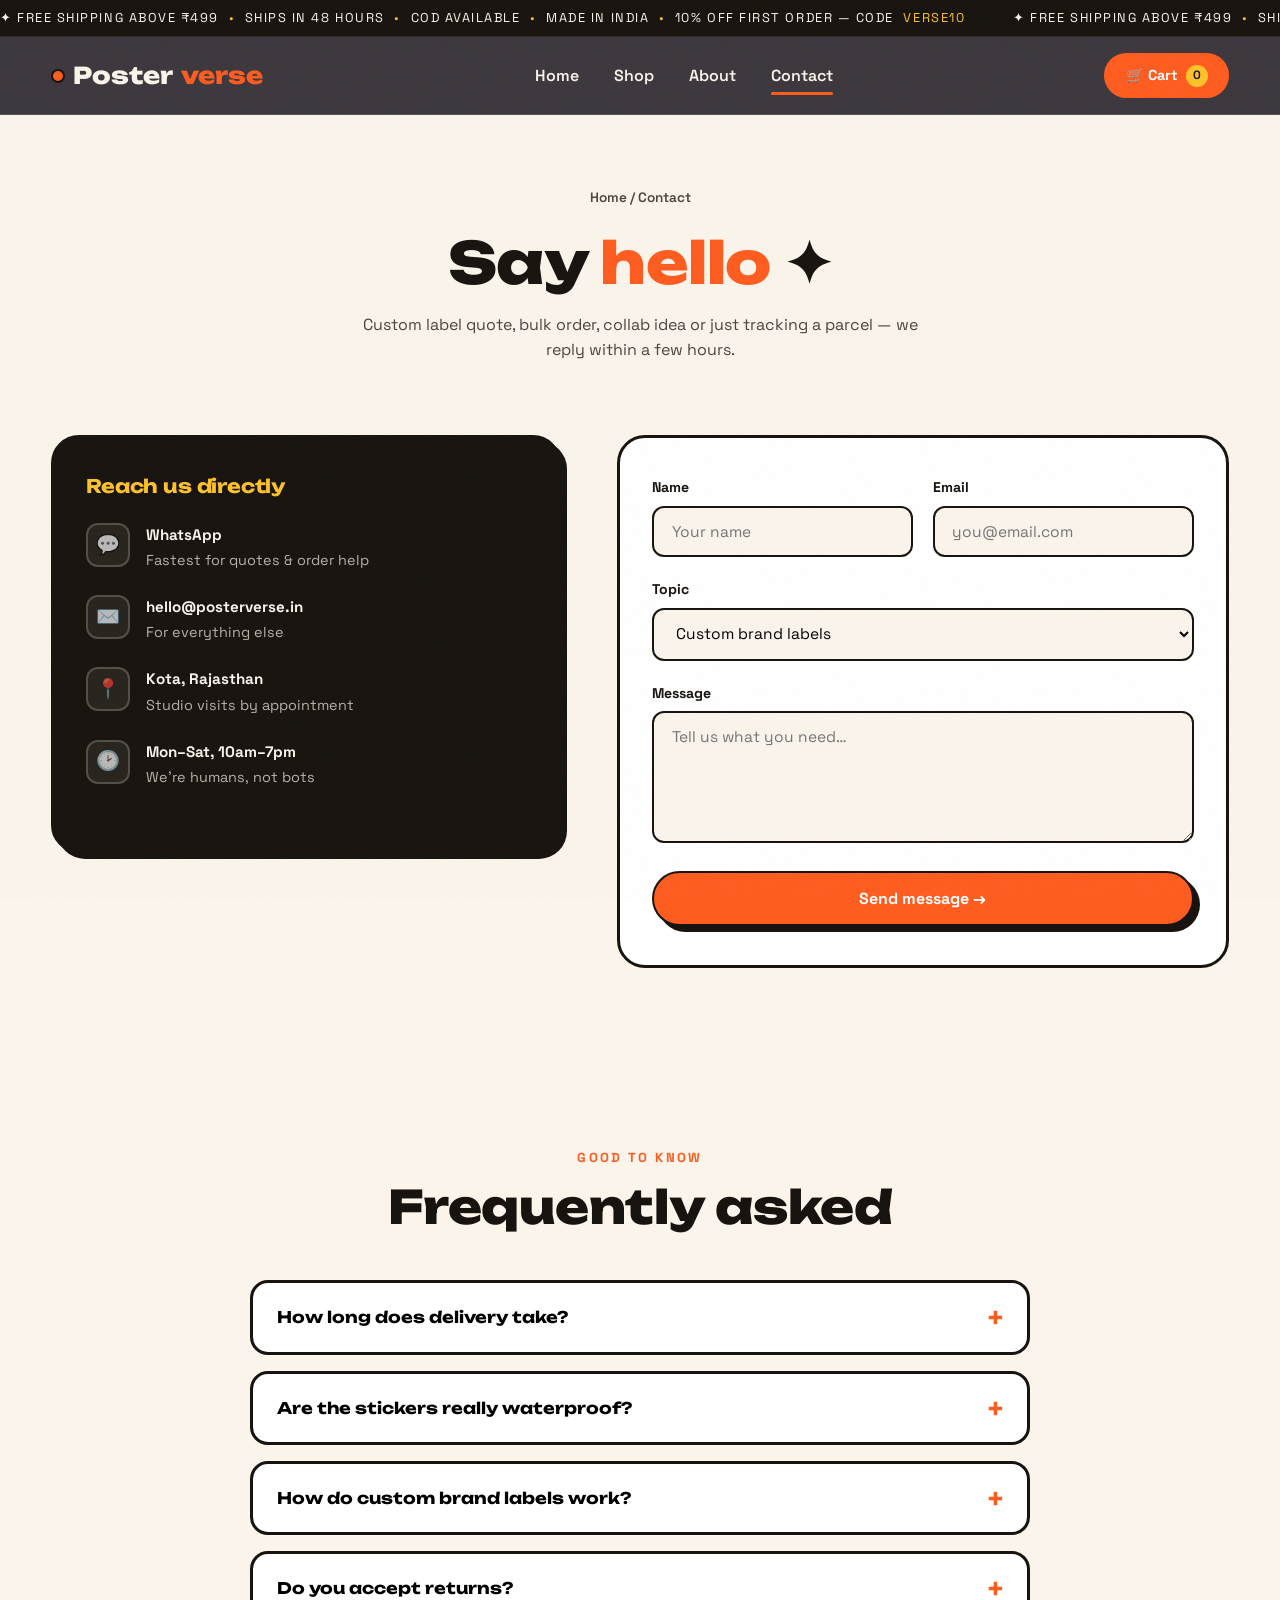
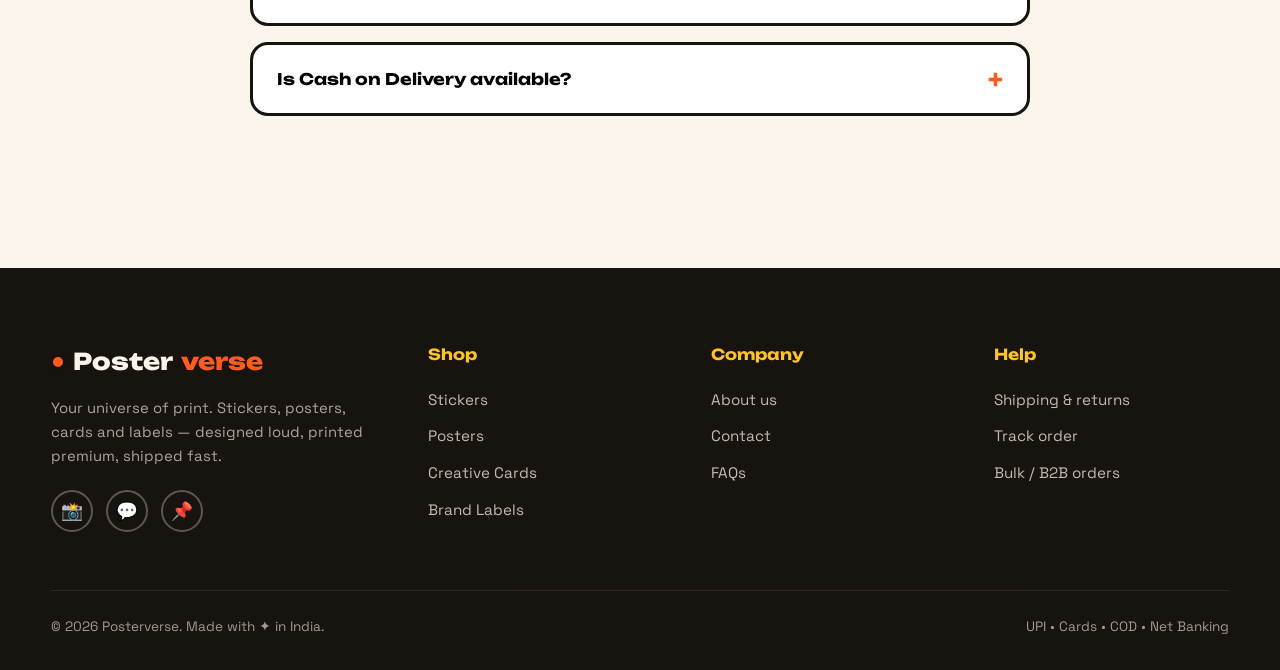
<file: contact.html>
<!DOCTYPE html>
<html lang="en">
<head>
  <meta charset="UTF-8">
  <meta name="viewport" content="width=device-width, initial-scale=1.0">
  <title>Contact — Posterverse</title>
  <meta name="description" content="Get in touch with Posterverse — custom label quotes, bulk orders, order tracking and support.">
  <link rel="preconnect" href="https://fonts.googleapis.com">
  <link rel="preconnect" href="https://fonts.gstatic.com" crossorigin>
  <link href="https://fonts.googleapis.com/css2?family=Unbounded:wght@500;700;800&family=Space+Grotesk:wght@400;500;600;700&display=swap" rel="stylesheet">
  <link rel="stylesheet" href="css/style.css">
  <link rel="icon" href="data:image/svg+xml,<svg xmlns='http://www.w3.org/2000/svg' viewBox='0 0 100 100'><text y='.9em' font-size='90'>✦</text></svg>">
</head>
<body>

  <div class="topbar" aria-hidden="true">
    <div class="marquee-track">
      <span>✦ Free shipping above ₹499 <em>•</em> Ships in 48 hours <em>•</em> COD available <em>•</em> Made in India <em>•</em> 10% off first order — code <em>VERSE10</em></span>
      <span>✦ Free shipping above ₹499 <em>•</em> Ships in 48 hours <em>•</em> COD available <em>•</em> Made in India <em>•</em> 10% off first order — code <em>VERSE10</em></span>
    </div>
  </div>

  <header class="site-header">
    <div class="container nav">
      <a class="logo" href="index.html"><span class="logo-dot"></span>Poster<span class="verse">verse</span></a>
      <nav class="nav-links">
        <a href="index.html">Home</a>
        <a href="shop.html">Shop</a>
        <a href="about.html">About</a>
        <a href="contact.html">Contact</a>
      </nav>
      <div class="nav-actions">
        <a class="cart-btn" href="cart.html">🛒 Cart <span class="cart-count">0</span></a>
        <button class="hamburger" aria-label="Menu"><span></span><span></span><span></span></button>
      </div>
    </div>
  </header>

  <section class="page-hero">
    <div class="container">
      <div class="breadcrumb reveal"><a href="index.html">Home</a> / Contact</div>
      <h1 class="reveal">Say <span style="color: var(--orange);">hello</span> ✦</h1>
      <p class="reveal">Custom label quote, bulk order, collab idea or just tracking a parcel — we reply within a few hours.</p>
    </div>
  </section>

  <section style="padding-top: 1rem;">
    <div class="container contact-grid">
      <div class="contact-info-card reveal">
        <h3>Reach us directly</h3>
        <div class="contact-line">
          <span class="c-icon">💬</span>
          <div><b>WhatsApp</b><span>Fastest for quotes &amp; order help</span></div>
        </div>
        <div class="contact-line">
          <span class="c-icon">✉️</span>
          <div><b>hello@posterverse.in</b><span>For everything else</span></div>
        </div>
        <div class="contact-line">
          <span class="c-icon">📍</span>
          <div><b>Kota, Rajasthan</b><span>Studio visits by appointment</span></div>
        </div>
        <div class="contact-line">
          <span class="c-icon">🕑</span>
          <div><b>Mon–Sat, 10am–7pm</b><span>We're humans, not bots</span></div>
        </div>
      </div>

      <form class="contact-form reveal" id="contact-form">
        <div class="form-row">
          <div class="form-group">
            <label for="cf-name">Name</label>
            <input id="cf-name" type="text" placeholder="Your name" required>
          </div>
          <div class="form-group">
            <label for="cf-email">Email</label>
            <input id="cf-email" type="email" placeholder="you@email.com" required>
          </div>
        </div>
        <div class="form-group">
          <label for="cf-topic">Topic</label>
          <select id="cf-topic">
            <option>Custom brand labels</option>
            <option>Bulk / B2B order</option>
            <option>Order support</option>
            <option>Collab / artist submission</option>
            <option>Something else</option>
          </select>
        </div>
        <div class="form-group">
          <label for="cf-msg">Message</label>
          <textarea id="cf-msg" rows="5" placeholder="Tell us what you need…" required></textarea>
        </div>
        <button class="btn btn-primary" type="submit" style="width: 100%; justify-content: center;">Send message →</button>
      </form>
    </div>
  </section>

  <section id="faq">
    <div class="container">
      <div class="section-head reveal" style="justify-content: center; text-align: center;">
        <div>
          <span class="kicker">Good to know</span>
          <h2>Frequently asked</h2>
        </div>
      </div>
      <div class="faq-list" data-stagger>
        <div class="faq-item">
          <button class="faq-q">How long does delivery take? <span class="fplus">+</span></button>
          <div class="faq-a"><p>We dispatch within 48 hours. Metro cities receive orders in 2–4 days; the rest of India in 4–7 days. Every order is tracked.</p></div>
        </div>
        <div class="faq-item">
          <button class="faq-q">Are the stickers really waterproof? <span class="fplus">+</span></button>
          <div class="faq-a"><p>Yes — premium vinyl with a laminated finish. Bottles, laptops, helmets, dishwashers, monsoon: all safe. Outdoor life is 3+ years.</p></div>
        </div>
        <div class="faq-item">
          <button class="faq-q">How do custom brand labels work? <span class="fplus">+</span></button>
          <div class="faq-a"><p>Order the label style you like, then share your logo and text on WhatsApp or email. We send a free digital proof within 24 hours, and print only after your approval. Minimum order is just 50 labels.</p></div>
        </div>
        <div class="faq-item">
          <button class="faq-q">Do you accept returns? <span class="fplus">+</span></button>
          <div class="faq-a"><p>Damaged or misprinted items are replaced free within 7 days — just send us a photo. Since most items are printed to order, we can't accept change-of-mind returns.</p></div>
        </div>
        <div class="faq-item">
          <button class="faq-q">Is Cash on Delivery available? <span class="fplus">+</span></button>
          <div class="faq-a"><p>Yes, COD is available across India, along with UPI, cards and net banking at checkout.</p></div>
        </div>
      </div>
    </div>
  </section>

  <footer class="site-footer">
    <div class="container">
      <div class="footer-grid">
        <div>
          <a class="logo" href="index.html"><span class="logo-dot"></span>Poster<span class="verse">verse</span></a>
          <p>Your universe of print. Stickers, posters, cards and labels — designed loud, printed premium, shipped fast.</p>
          <div class="socials">
            <a href="#" aria-label="Instagram">📸</a>
            <a href="#" aria-label="WhatsApp">💬</a>
            <a href="#" aria-label="Pinterest">📌</a>
          </div>
        </div>
        <div>
          <h4>Shop</h4>
          <ul>
            <li><a href="shop.html?cat=stickers">Stickers</a></li>
            <li><a href="shop.html?cat=posters">Posters</a></li>
            <li><a href="shop.html?cat=cards">Creative Cards</a></li>
            <li><a href="shop.html?cat=labels">Brand Labels</a></li>
          </ul>
        </div>
        <div>
          <h4>Company</h4>
          <ul>
            <li><a href="about.html">About us</a></li>
            <li><a href="contact.html">Contact</a></li>
            <li><a href="contact.html#faq">FAQs</a></li>
          </ul>
        </div>
        <div>
          <h4>Help</h4>
          <ul>
            <li><a href="contact.html">Shipping &amp; returns</a></li>
            <li><a href="contact.html">Track order</a></li>
            <li><a href="contact.html">Bulk / B2B orders</a></li>
          </ul>
        </div>
      </div>
      <div class="footer-bottom">
        <span>© 2026 Posterverse. Made with ✦ in India.</span>
        <span>UPI • Cards • COD • Net Banking</span>
      </div>
    </div>
  </footer>

  <script src="js/data.js"></script>
  <script src="js/main.js"></script>
  <script>
    document.getElementById("contact-form").addEventListener("submit", e => {
      e.preventDefault();
      e.target.reset();
      toast("Message sent! We'll reply within a few hours ✦");
    });
  </script>
</body>
</html>
</file>
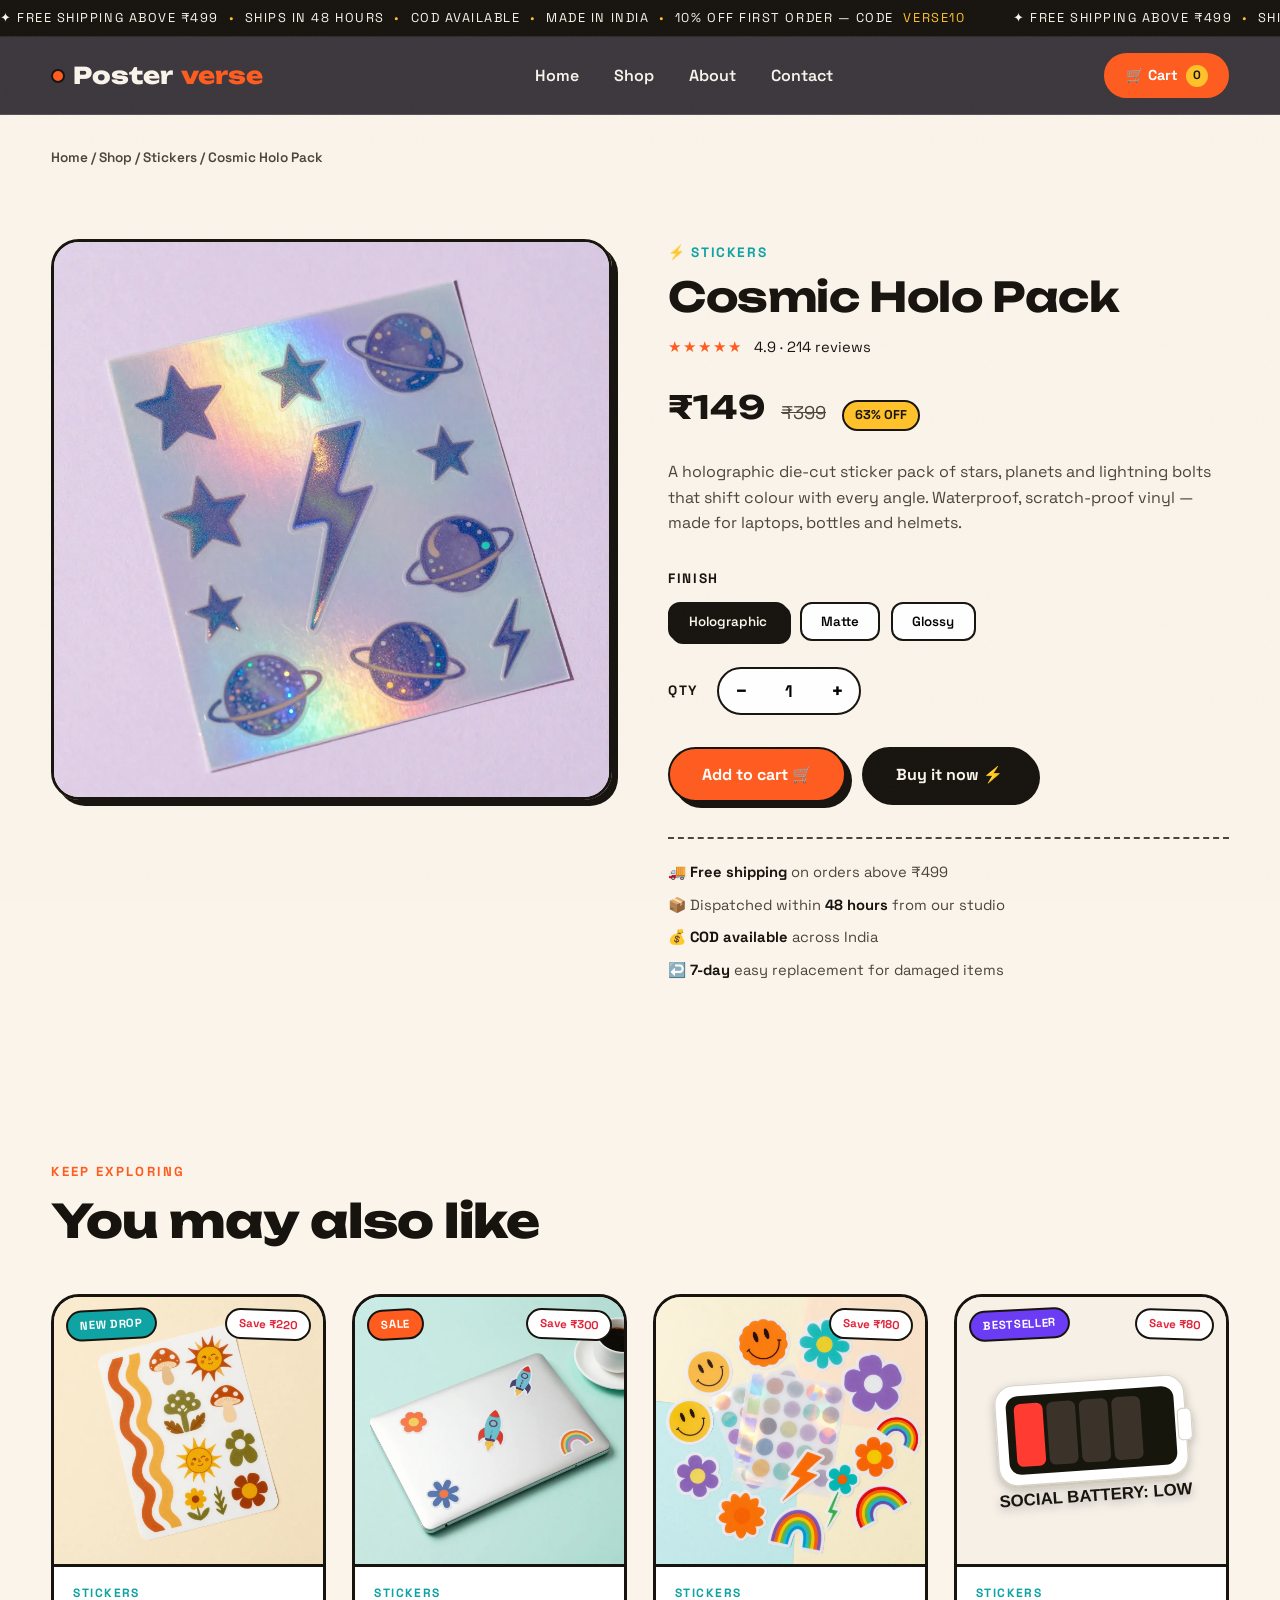
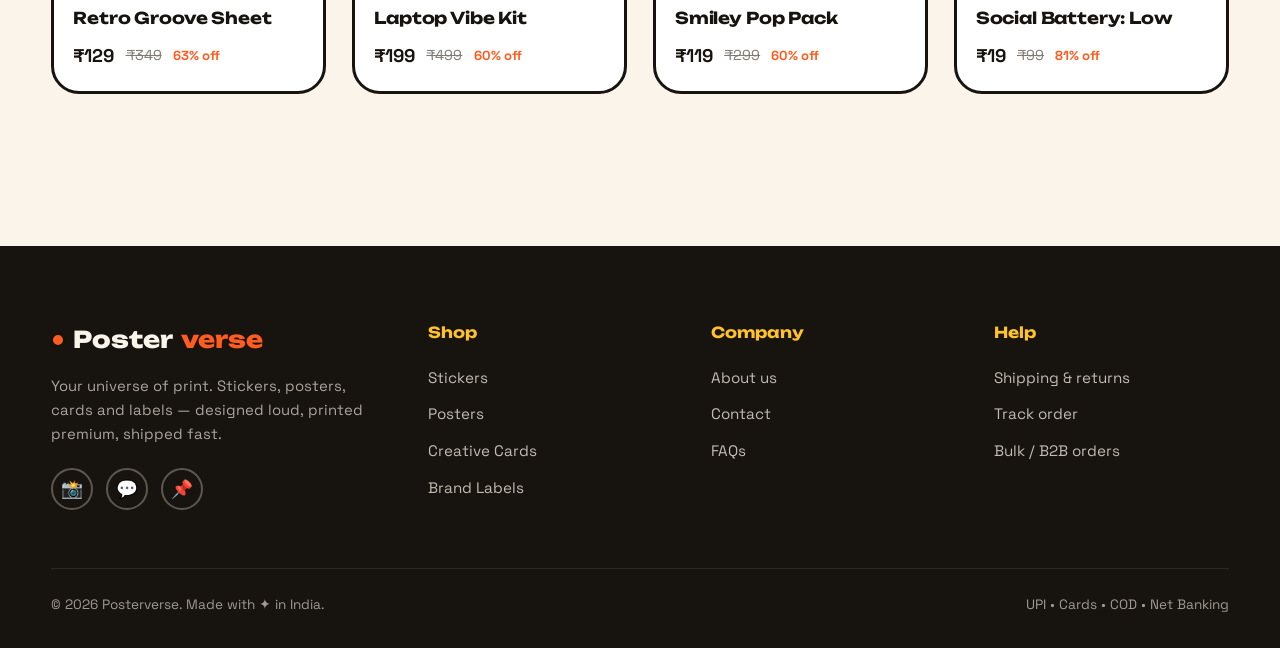
<file: product.html>
<!DOCTYPE html>
<html lang="en">
<head>
  <meta charset="UTF-8">
  <meta name="viewport" content="width=device-width, initial-scale=1.0">
  <title>Product — Posterverse</title>
  <link rel="preconnect" href="https://fonts.googleapis.com">
  <link rel="preconnect" href="https://fonts.gstatic.com" crossorigin>
  <link href="https://fonts.googleapis.com/css2?family=Unbounded:wght@500;700;800&family=Space+Grotesk:wght@400;500;600;700&display=swap" rel="stylesheet">
  <link rel="stylesheet" href="css/style.css">
  <link rel="icon" href="data:image/svg+xml,<svg xmlns='http://www.w3.org/2000/svg' viewBox='0 0 100 100'><text y='.9em' font-size='90'>✦</text></svg>">
</head>
<body>

  <div class="topbar" aria-hidden="true">
    <div class="marquee-track">
      <span>✦ Free shipping above ₹499 <em>•</em> Ships in 48 hours <em>•</em> COD available <em>•</em> Made in India <em>•</em> 10% off first order — code <em>VERSE10</em></span>
      <span>✦ Free shipping above ₹499 <em>•</em> Ships in 48 hours <em>•</em> COD available <em>•</em> Made in India <em>•</em> 10% off first order — code <em>VERSE10</em></span>
    </div>
  </div>

  <header class="site-header">
    <div class="container nav">
      <a class="logo" href="index.html"><span class="logo-dot"></span>Poster<span class="verse">verse</span></a>
      <nav class="nav-links">
        <a href="index.html">Home</a>
        <a href="shop.html">Shop</a>
        <a href="about.html">About</a>
        <a href="contact.html">Contact</a>
      </nav>
      <div class="nav-actions">
        <a class="cart-btn" href="cart.html">🛒 Cart <span class="cart-count">0</span></a>
        <button class="hamburger" aria-label="Menu"><span></span><span></span><span></span></button>
      </div>
    </div>
  </header>

  <section style="padding-top: 2rem;">
    <div class="container">
      <div class="breadcrumb" id="pd-breadcrumb"><a href="index.html">Home</a> / <a href="shop.html">Shop</a></div>
      <div class="pd-grid" id="pd-root">
        <!-- filled by JS -->
      </div>
    </div>
  </section>

  <section>
    <div class="container">
      <div class="section-head reveal">
        <div>
          <span class="kicker">Keep exploring</span>
          <h2>You may also like</h2>
        </div>
      </div>
      <div class="product-grid" id="related-grid" data-stagger></div>
    </div>
  </section>

  <footer class="site-footer">
    <div class="container">
      <div class="footer-grid">
        <div>
          <a class="logo" href="index.html"><span class="logo-dot"></span>Poster<span class="verse">verse</span></a>
          <p>Your universe of print. Stickers, posters, cards and labels — designed loud, printed premium, shipped fast.</p>
          <div class="socials">
            <a href="#" aria-label="Instagram">📸</a>
            <a href="#" aria-label="WhatsApp">💬</a>
            <a href="#" aria-label="Pinterest">📌</a>
          </div>
        </div>
        <div>
          <h4>Shop</h4>
          <ul>
            <li><a href="shop.html?cat=stickers">Stickers</a></li>
            <li><a href="shop.html?cat=posters">Posters</a></li>
            <li><a href="shop.html?cat=cards">Creative Cards</a></li>
            <li><a href="shop.html?cat=labels">Brand Labels</a></li>
          </ul>
        </div>
        <div>
          <h4>Company</h4>
          <ul>
            <li><a href="about.html">About us</a></li>
            <li><a href="contact.html">Contact</a></li>
            <li><a href="contact.html#faq">FAQs</a></li>
          </ul>
        </div>
        <div>
          <h4>Help</h4>
          <ul>
            <li><a href="contact.html">Shipping &amp; returns</a></li>
            <li><a href="contact.html">Track order</a></li>
            <li><a href="contact.html">Bulk / B2B orders</a></li>
          </ul>
        </div>
      </div>
      <div class="footer-bottom">
        <span>© 2026 Posterverse. Made with ✦ in India.</span>
        <span>UPI • Cards • COD • Net Banking</span>
      </div>
    </div>
  </footer>

  <script src="js/data.js"></script>
  <script src="js/main.js"></script>
  <script>
    const id = new URLSearchParams(location.search).get("id");
    const product = PRODUCTS.find(p => p.id === id) || PRODUCTS[0];
    document.title = `${product.name} — Posterverse`;

    const off = product.mrp ? Math.round((1 - product.price / product.mrp) * 100) : 0;
    const starStr = "★".repeat(Math.round(product.rating)) + "☆".repeat(5 - Math.round(product.rating));

    document.getElementById("pd-breadcrumb").innerHTML =
      `<a href="index.html">Home</a> / <a href="shop.html">Shop</a> / <a href="shop.html?cat=${product.category}">${CATEGORY_META[product.category].label}</a> / ${product.name}`;

    const optionsHTML = Object.entries(product.options || {}).map(([label, values]) => `
      <div class="pd-options">
        <h4>${label}</h4>
        <div class="option-row" data-option="${label}">
          ${values.map((v, i) => `<button class="option-btn${i === 0 ? " active" : ""}" data-value="${v}">${v}</button>`).join("")}
        </div>
      </div>`).join("");

    document.getElementById("pd-root").innerHTML = `
      <div class="pd-gallery reveal-scale in">
        <div class="pd-img"><img src="${product.img}" alt="${product.name}"></div>
      </div>
      <div class="pd-info">
        <span class="product-cat">${CATEGORY_META[product.category].emoji} ${CATEGORY_META[product.category].label}</span>
        <h1>${product.name}</h1>
        <div class="pd-rating">
          <span class="stars">${starStr}</span>
          <span>${product.rating} · ${product.reviews} reviews</span>
        </div>
        <div class="pd-price">
          <b>${formatINR(product.price)}</b>
          ${product.mrp ? `<s>${formatINR(product.mrp)}</s><span class="off">${off}% OFF</span>` : ""}
        </div>
        <p class="pd-desc">${product.desc}</p>
        ${optionsHTML}
        <div class="qty-row">
          <h4 style="font-size:.85rem; text-transform:uppercase; letter-spacing:.12em;">Qty</h4>
          <div class="qty-control">
            <button type="button" id="qty-minus" aria-label="Decrease quantity">−</button>
            <input type="text" id="qty-input" value="1" inputmode="numeric" aria-label="Quantity">
            <button type="button" id="qty-plus" aria-label="Increase quantity">+</button>
          </div>
        </div>
        <div class="pd-actions">
          <button class="btn btn-primary" id="add-to-cart">Add to cart 🛒</button>
          <button class="btn btn-dark" id="buy-now">Buy it now ⚡</button>
        </div>
        <div class="pd-meta">
          <span>🚚 <b>Free shipping</b> on orders above ${formatINR(FREE_SHIP_ABOVE)}</span>
          <span>📦 Dispatched within <b>48 hours</b> from our studio</span>
          <span>💰 <b>COD available</b> across India</span>
          <span>↩️ <b>7-day</b> easy replacement for damaged items</span>
        </div>
      </div>`;

    /* option selection */
    document.querySelectorAll(".option-row").forEach(row => {
      row.addEventListener("click", e => {
        const btn = e.target.closest(".option-btn");
        if (!btn) return;
        row.querySelectorAll(".option-btn").forEach(b => b.classList.remove("active"));
        btn.classList.add("active");
      });
    });

    /* qty control */
    const qtyInput = document.getElementById("qty-input");
    document.getElementById("qty-minus").onclick = () => qtyInput.value = Math.max(1, (+qtyInput.value || 1) - 1);
    document.getElementById("qty-plus").onclick = () => qtyInput.value = (+qtyInput.value || 1) + 1;

    function selectedVariant() {
      return [...document.querySelectorAll(".option-row")]
        .map(row => row.querySelector(".option-btn.active")?.dataset.value)
        .filter(Boolean).join(" / ");
    }

    document.getElementById("add-to-cart").addEventListener("click", () => {
      Cart.add(product.id, Math.max(1, +qtyInput.value || 1), selectedVariant());
      toast(`${product.name} added to cart ✦`);
    });
    document.getElementById("buy-now").addEventListener("click", () => {
      Cart.add(product.id, Math.max(1, +qtyInput.value || 1), selectedVariant());
      location.href = "cart.html";
    });

    /* related products */
    const related = PRODUCTS.filter(p => p.id !== product.id)
      .sort((a, b) => (b.category === product.category) - (a.category === product.category))
      .slice(0, 4);
    document.getElementById("related-grid").innerHTML = related.map(productCardHTML).join("");
  </script>
</body>
</html>
</file>
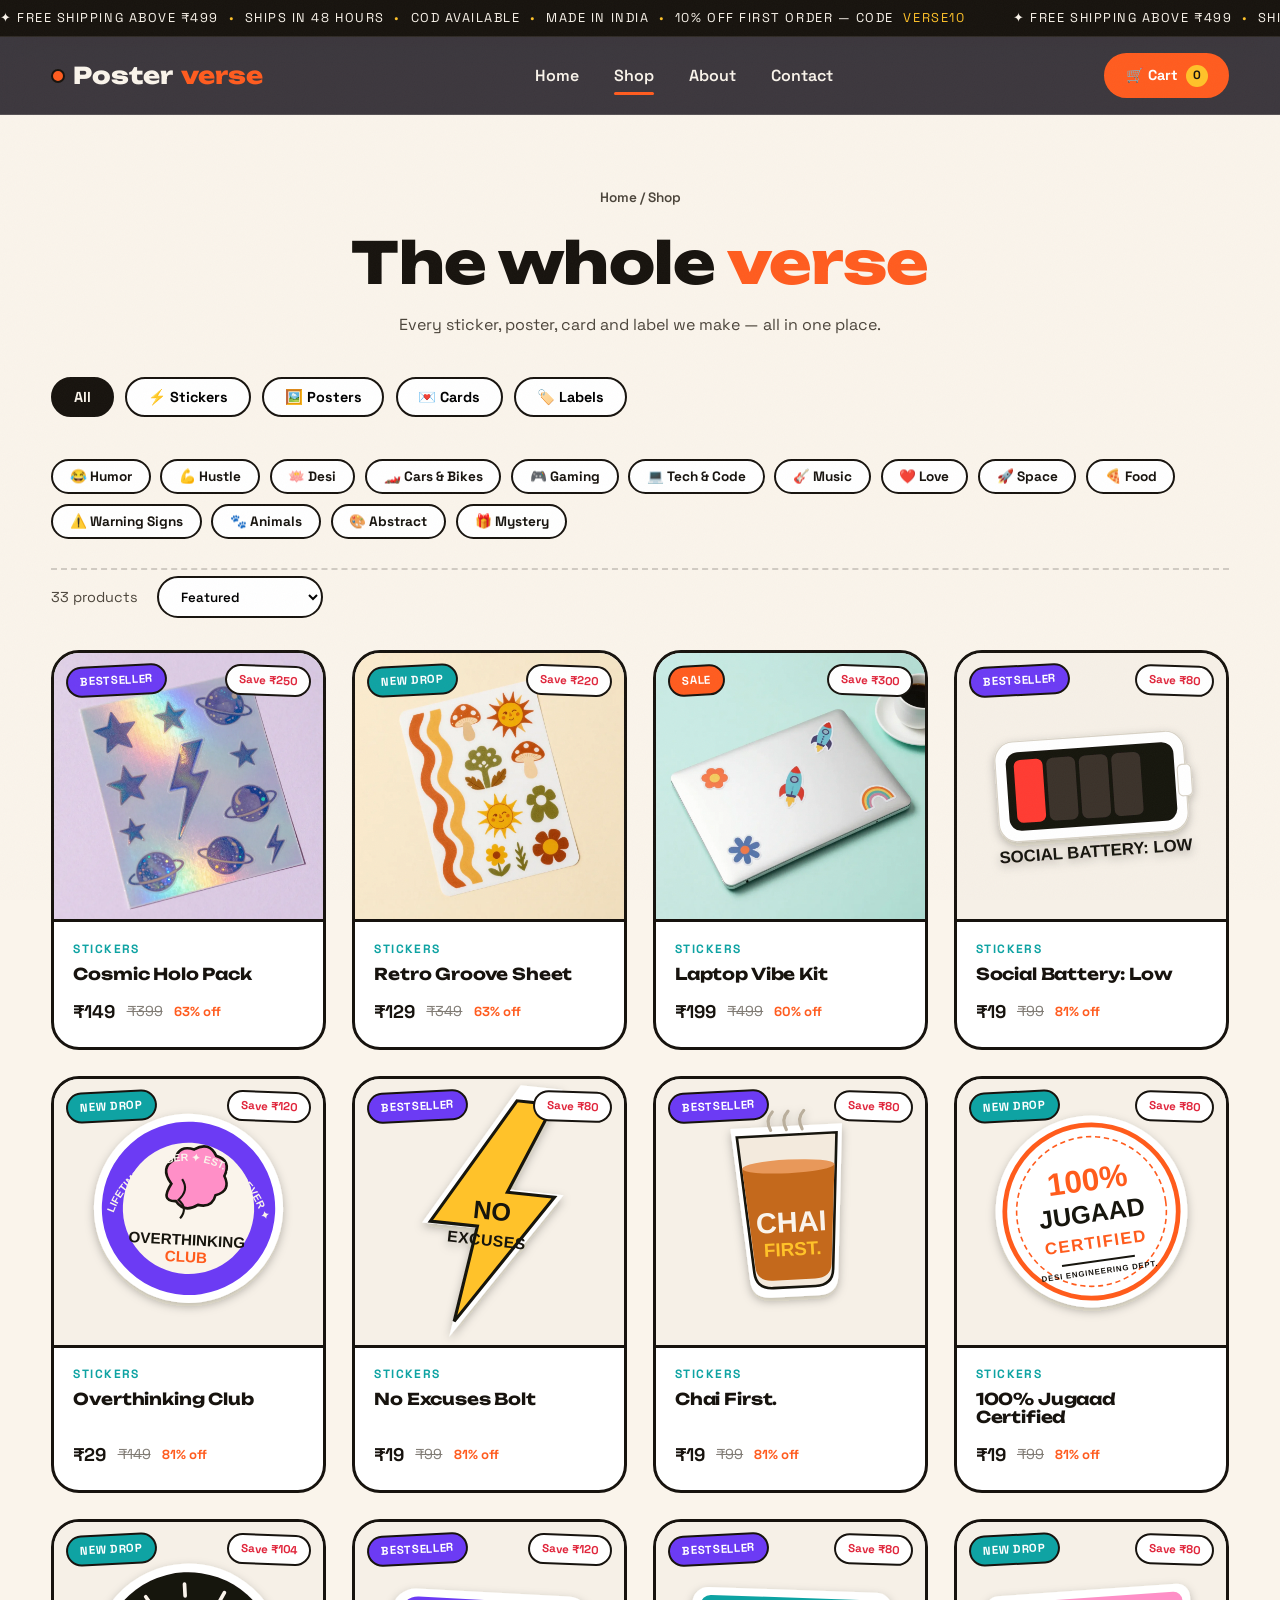
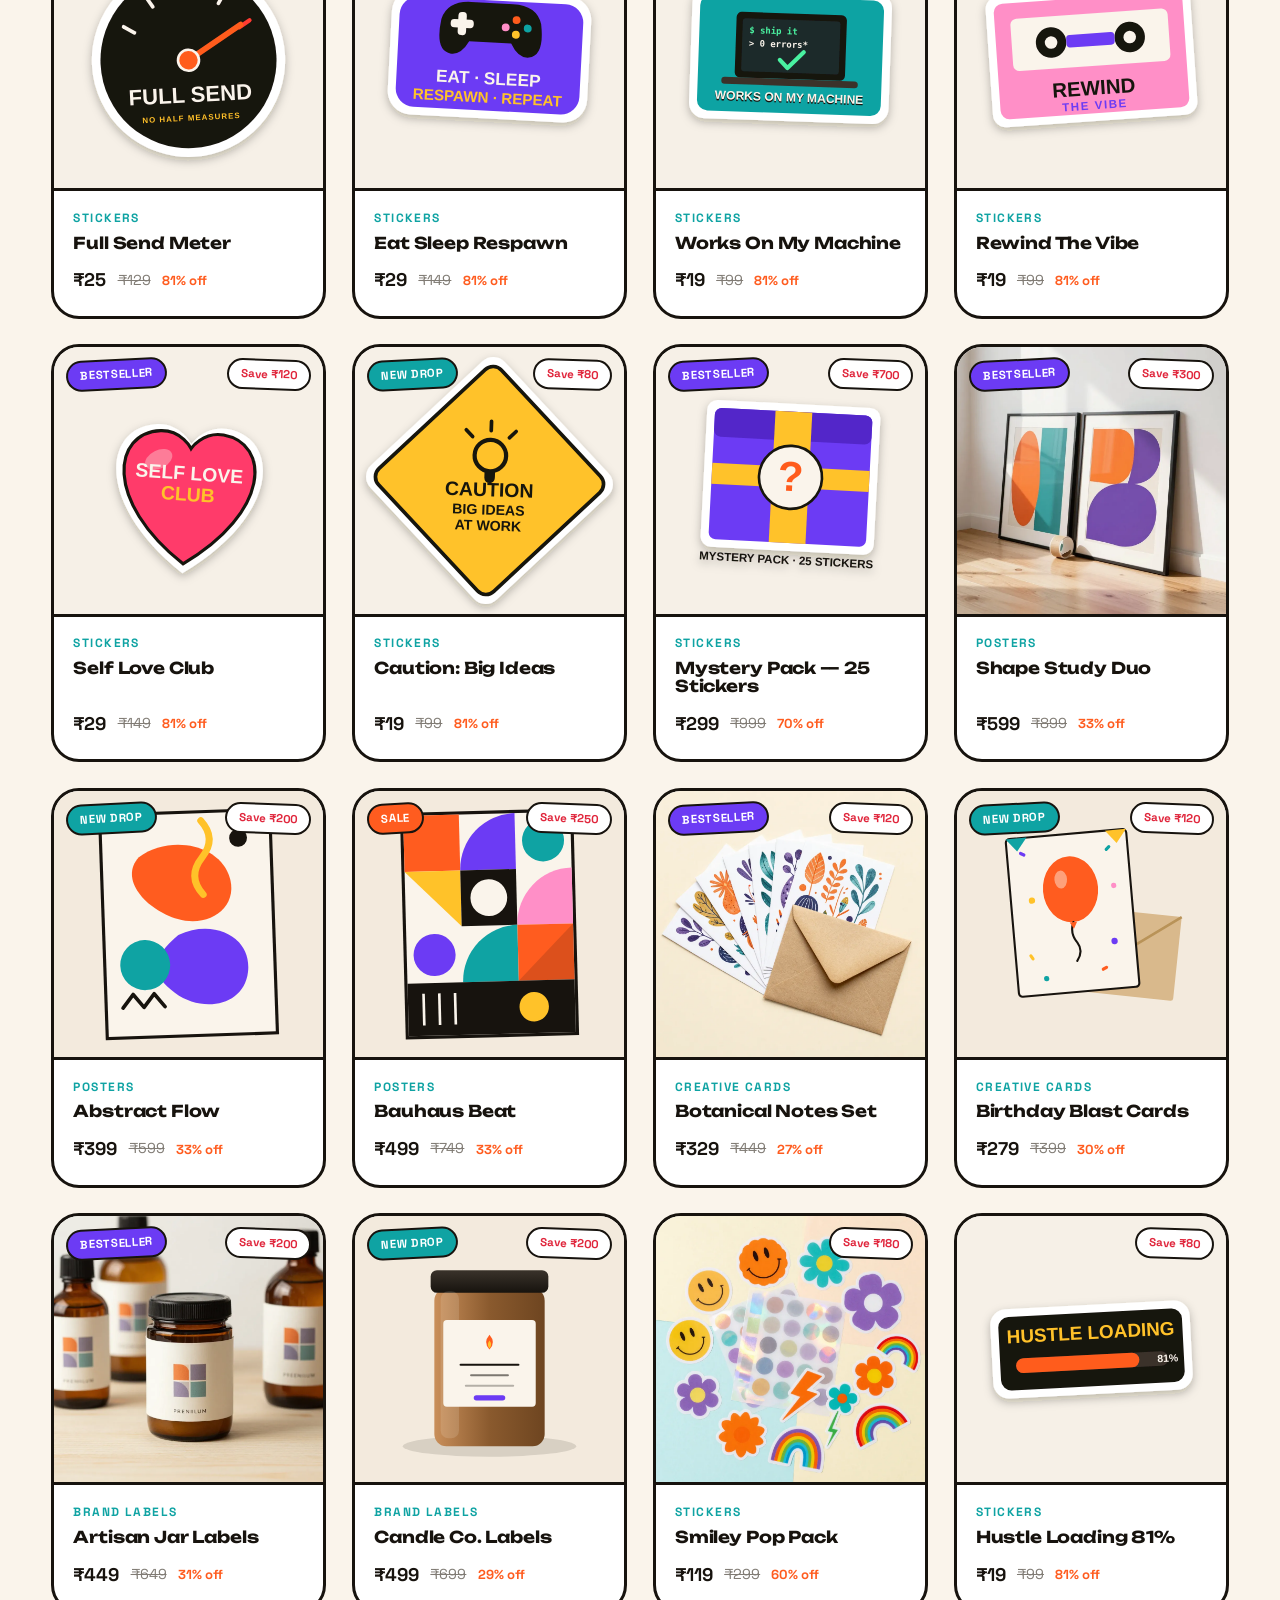
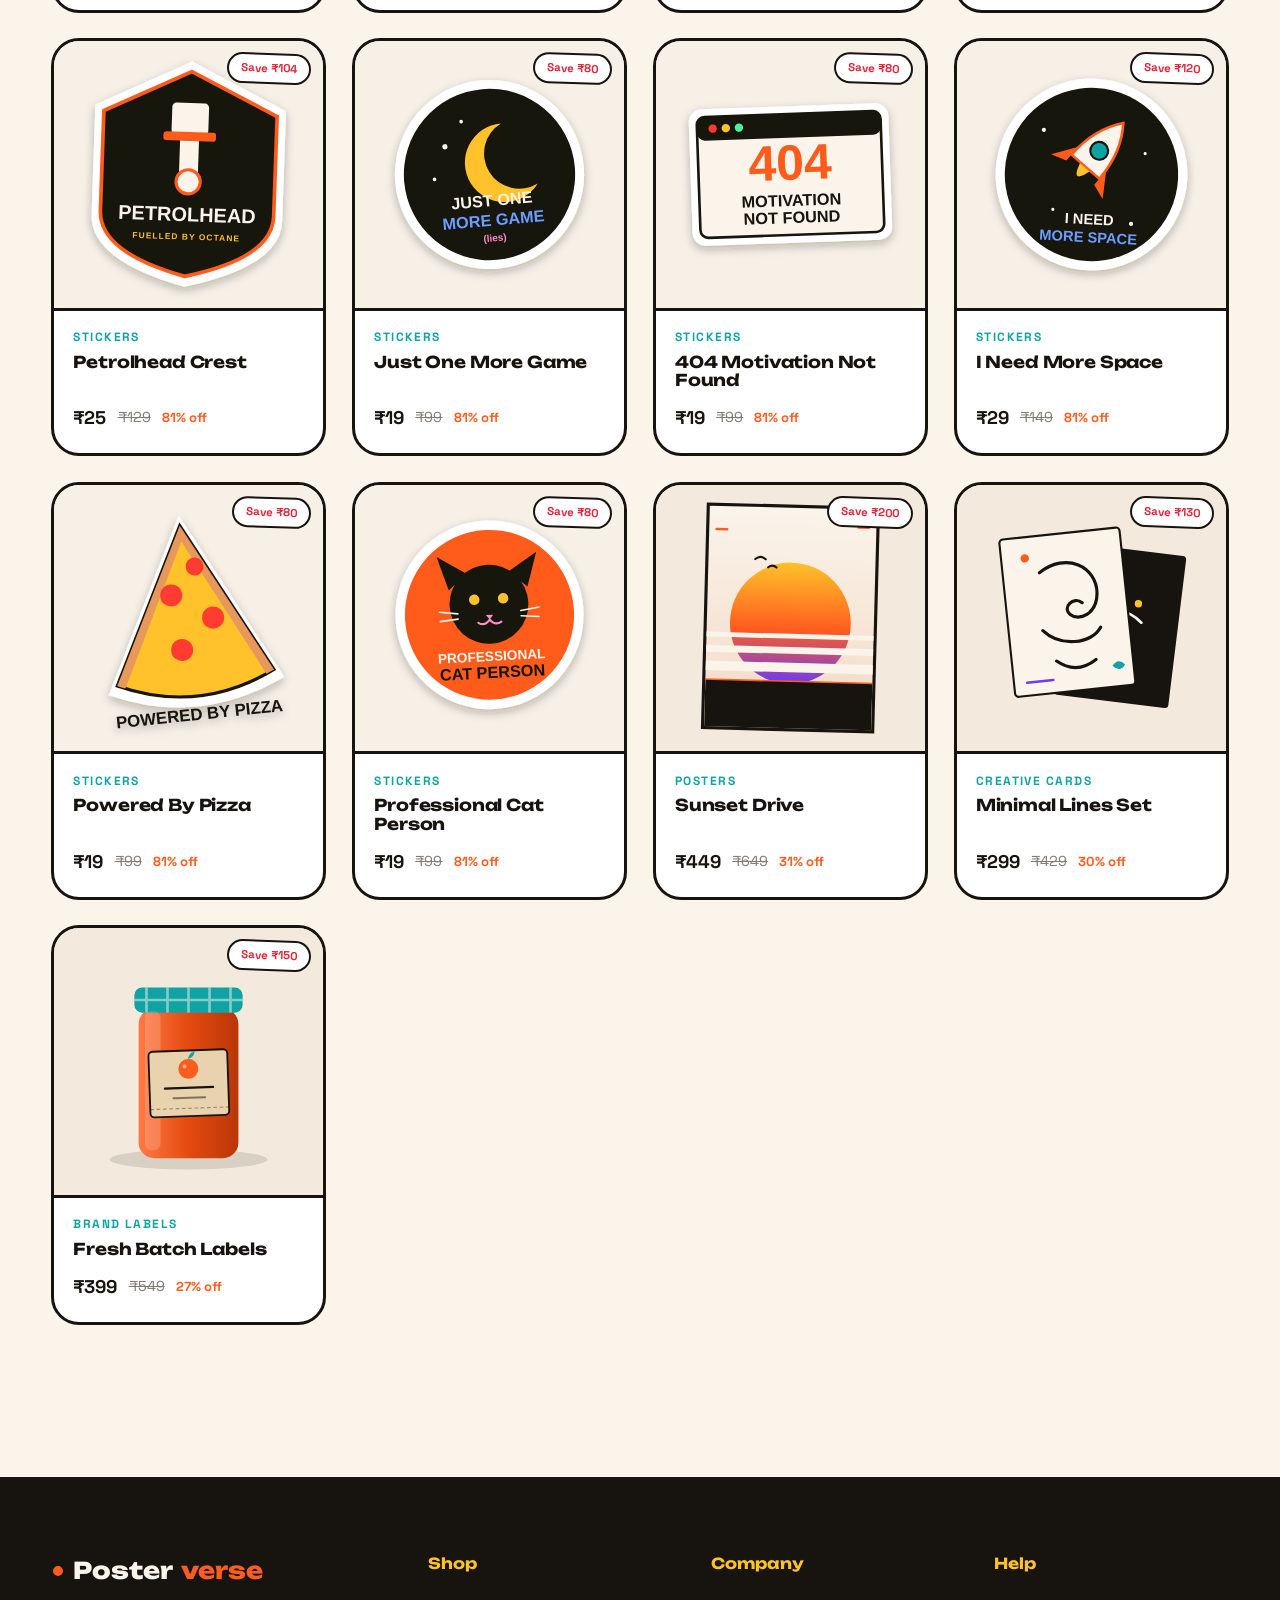
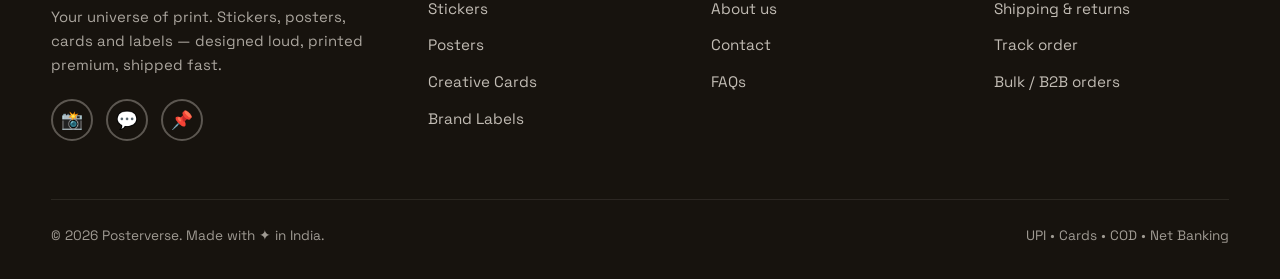
<file: shop.html>
<!DOCTYPE html>
<html lang="en">
<head>
  <meta charset="UTF-8">
  <meta name="viewport" content="width=device-width, initial-scale=1.0">
  <title>Shop — Posterverse</title>
  <meta name="description" content="Shop vinyl stickers, art posters, creative cards and custom brand labels at Posterverse. Free shipping above ₹499.">
  <link rel="preconnect" href="https://fonts.googleapis.com">
  <link rel="preconnect" href="https://fonts.gstatic.com" crossorigin>
  <link href="https://fonts.googleapis.com/css2?family=Unbounded:wght@500;700;800&family=Space+Grotesk:wght@400;500;600;700&display=swap" rel="stylesheet">
  <link rel="stylesheet" href="css/style.css">
  <link rel="icon" href="data:image/svg+xml,<svg xmlns='http://www.w3.org/2000/svg' viewBox='0 0 100 100'><text y='.9em' font-size='90'>✦</text></svg>">
</head>
<body>

  <div class="topbar" aria-hidden="true">
    <div class="marquee-track">
      <span>✦ Free shipping above ₹499 <em>•</em> Ships in 48 hours <em>•</em> COD available <em>•</em> Made in India <em>•</em> 10% off first order — code <em>VERSE10</em></span>
      <span>✦ Free shipping above ₹499 <em>•</em> Ships in 48 hours <em>•</em> COD available <em>•</em> Made in India <em>•</em> 10% off first order — code <em>VERSE10</em></span>
    </div>
  </div>

  <header class="site-header">
    <div class="container nav">
      <a class="logo" href="index.html"><span class="logo-dot"></span>Poster<span class="verse">verse</span></a>
      <nav class="nav-links">
        <a href="index.html">Home</a>
        <a href="shop.html">Shop</a>
        <a href="about.html">About</a>
        <a href="contact.html">Contact</a>
      </nav>
      <div class="nav-actions">
        <a class="cart-btn" href="cart.html">🛒 Cart <span class="cart-count">0</span></a>
        <button class="hamburger" aria-label="Menu"><span></span><span></span><span></span></button>
      </div>
    </div>
  </header>

  <section class="page-hero" style="padding-bottom: 1.5rem;">
    <div class="container">
      <div class="breadcrumb reveal"><a href="index.html">Home</a> / Shop</div>
      <h1 class="reveal">The whole <span style="color: var(--orange);">verse</span></h1>
      <p class="reveal">Every sticker, poster, card and label we make — all in one place.</p>
    </div>
  </section>

  <section style="padding-top: 1rem;">
    <div class="container">
      <div class="shop-toolbar reveal">
        <div class="filter-pills" id="filter-pills">
          <button class="pill active" data-cat="all">All</button>
          <button class="pill" data-cat="stickers">⚡ Stickers</button>
          <button class="pill" data-cat="posters">🖼️ Posters</button>
          <button class="pill" data-cat="cards">💌 Cards</button>
          <button class="pill" data-cat="labels">🏷️ Labels</button>
        </div>
      </div>
      <div class="vibe-strip reveal" id="vibe-strip"></div>
      <div class="shop-toolbar" style="margin-bottom: 2rem;">
        <div style="display: flex; align-items: center; gap: 1.2rem;">
          <span class="shop-count" id="shop-count"></span>
          <select class="sort-select" id="sort-select" aria-label="Sort products">
            <option value="featured">Featured</option>
            <option value="price-asc">Price: low → high</option>
            <option value="price-desc">Price: high → low</option>
            <option value="rating">Top rated</option>
          </select>
        </div>
      </div>
      <div class="product-grid" id="shop-grid"></div>
    </div>
  </section>

  <footer class="site-footer">
    <div class="container">
      <div class="footer-grid">
        <div>
          <a class="logo" href="index.html"><span class="logo-dot"></span>Poster<span class="verse">verse</span></a>
          <p>Your universe of print. Stickers, posters, cards and labels — designed loud, printed premium, shipped fast.</p>
          <div class="socials">
            <a href="#" aria-label="Instagram">📸</a>
            <a href="#" aria-label="WhatsApp">💬</a>
            <a href="#" aria-label="Pinterest">📌</a>
          </div>
        </div>
        <div>
          <h4>Shop</h4>
          <ul>
            <li><a href="shop.html?cat=stickers">Stickers</a></li>
            <li><a href="shop.html?cat=posters">Posters</a></li>
            <li><a href="shop.html?cat=cards">Creative Cards</a></li>
            <li><a href="shop.html?cat=labels">Brand Labels</a></li>
          </ul>
        </div>
        <div>
          <h4>Company</h4>
          <ul>
            <li><a href="about.html">About us</a></li>
            <li><a href="contact.html">Contact</a></li>
            <li><a href="contact.html#faq">FAQs</a></li>
          </ul>
        </div>
        <div>
          <h4>Help</h4>
          <ul>
            <li><a href="contact.html">Shipping &amp; returns</a></li>
            <li><a href="contact.html">Track order</a></li>
            <li><a href="contact.html">Bulk / B2B orders</a></li>
          </ul>
        </div>
      </div>
      <div class="footer-bottom">
        <span>© 2026 Posterverse. Made with ✦ in India.</span>
        <span>UPI • Cards • COD • Net Banking</span>
      </div>
    </div>
  </footer>

  <script src="js/data.js"></script>
  <script src="js/main.js"></script>
  <script>
    const grid = document.getElementById("shop-grid");
    const countEl = document.getElementById("shop-count");
    const pills = document.querySelectorAll("#filter-pills .pill");
    const sortSel = document.getElementById("sort-select");

    const params = new URLSearchParams(location.search);
    let activeCat = params.get("cat") || "all";
    if (![...pills].some(p => p.dataset.cat === activeCat)) activeCat = "all";
    let activeVibe = params.get("vibe") && VIBES[params.get("vibe")] ? params.get("vibe") : null;

    /* vibe chips */
    const vibeStrip = document.getElementById("vibe-strip");
    vibeStrip.innerHTML = Object.entries(VIBES)
      .filter(([k]) => PRODUCTS.some(p => p.vibe === k))
      .map(([k, v]) => `<button class="vibe-chip" data-vibe="${k}" style="--g1:${v.g[0]}; --g2:${v.g[1]};">${v.emoji} ${v.label}</button>`)
      .join("");

    function syncURL() {
      const q = new URLSearchParams();
      if (activeCat !== "all") q.set("cat", activeCat);
      if (activeVibe) q.set("vibe", activeVibe);
      history.replaceState(null, "", "shop.html" + (q.toString() ? "?" + q : ""));
    }

    vibeStrip.addEventListener("click", e => {
      const chip = e.target.closest(".vibe-chip");
      if (!chip) return;
      activeVibe = activeVibe === chip.dataset.vibe ? null : chip.dataset.vibe;
      syncURL();
      render();
    });

    function render() {
      vibeStrip.querySelectorAll(".vibe-chip").forEach(c =>
        c.classList.toggle("active", c.dataset.vibe === activeVibe));

      let items = activeCat === "all" ? [...PRODUCTS] : PRODUCTS.filter(p => p.category === activeCat);
      if (activeVibe) items = items.filter(p => p.vibe === activeVibe);
      switch (sortSel.value) {
        case "price-asc": items.sort((a, b) => a.price - b.price); break;
        case "price-desc": items.sort((a, b) => b.price - a.price); break;
        case "rating": items.sort((a, b) => b.rating - a.rating); break;
        default: items.sort((a, b) => (b.badge ? 1 : 0) - (a.badge ? 1 : 0));
      }
      grid.innerHTML = items.length
        ? items.map(productCardHTML).join("")
        : `<div style="grid-column:1/-1; text-align:center; padding:4rem 0;">
             <span style="font-size:3.5rem; display:block; margin-bottom:1rem;">🔍</span>
             <h3 style="margin-bottom:.6rem;">Nothing in this combo yet</h3>
             <p style="color:var(--ink-soft);">Try another vibe or clear the category filter.</p>
           </div>`;
      countEl.textContent = `${items.length} product${items.length !== 1 ? "s" : ""}`;
      // animate cards in
      [...grid.children].forEach((card, i) => {
        card.style.opacity = 0;
        card.style.transform = "translateY(26px)";
        setTimeout(() => {
          card.style.transition = "opacity .5s ease, transform .5s cubic-bezier(.22,1,.36,1)";
          card.style.opacity = 1;
          card.style.transform = "none";
        }, 60 * i);
      });
    }

    pills.forEach(pill => {
      pill.classList.toggle("active", pill.dataset.cat === activeCat);
      pill.addEventListener("click", () => {
        activeCat = pill.dataset.cat;
        pills.forEach(p => p.classList.toggle("active", p === pill));
        syncURL();
        render();
      });
    });
    sortSel.addEventListener("change", render);
    render();
  </script>
</body>
</html>
</file>
<file: css/style.css>
/* ============================================
   POSTERVERSE — Design System
   Stickers • Posters • Cards • Labels
   ============================================ */

:root {
  --cream: #FAF4EB;
  --cream-2: #F3EADD;
  --ink: #17130E;
  --ink-soft: #4B443A;
  --orange: #FF5C1F;
  --orange-dark: #E44A10;
  --violet: #6C3BF4;
  --teal: #0FA3A3;
  --yellow: #FFC229;
  --pink: #FF8FC7;
  --white: #FFFFFF;

  --font-display: 'Unbounded', sans-serif;
  --font-body: 'Space Grotesk', sans-serif;

  --radius: 18px;
  --radius-lg: 28px;
  --shadow-pop: 6px 6px 0 var(--ink);
  --shadow-pop-sm: 3px 3px 0 var(--ink);
  --shadow-soft: 0 20px 60px rgba(23, 19, 14, 0.12);
  --ease-spring: cubic-bezier(.34, 1.56, .64, 1);
  --ease-out: cubic-bezier(.22, 1, .36, 1);
}

* { margin: 0; padding: 0; box-sizing: border-box; }

html { scroll-behavior: smooth; }

body {
  font-family: var(--font-body);
  background: var(--cream);
  color: var(--ink);
  line-height: 1.6;
  overflow-x: hidden;
}

/* subtle grain overlay */
body::after {
  content: "";
  position: fixed;
  inset: 0;
  pointer-events: none;
  z-index: 9998;
  opacity: .05;
  background-image: url("data:image/svg+xml,%3Csvg xmlns='http://www.w3.org/2000/svg' width='140' height='140'%3E%3Cfilter id='n'%3E%3CfeTurbulence type='fractalNoise' baseFrequency='0.9' numOctaves='2'/%3E%3C/filter%3E%3Crect width='140' height='140' filter='url(%23n)' opacity='0.6'/%3E%3C/svg%3E");
}

img { max-width: 100%; display: block; }
a { color: inherit; text-decoration: none; }
button { font-family: inherit; cursor: pointer; }
ul { list-style: none; }

h1, h2, h3, .display { font-family: var(--font-display); line-height: 1.12; letter-spacing: -0.01em; }

.container { width: min(1240px, 92%); margin-inline: auto; }

::selection { background: var(--yellow); color: var(--ink); }

/* ============ TOP BAR ============ */
.topbar {
  background: var(--ink);
  color: var(--cream);
  font-size: .8rem;
  letter-spacing: .12em;
  text-transform: uppercase;
  overflow: hidden;
  padding: .5rem 0;
}
.topbar .marquee-track { display: flex; gap: 3rem; width: max-content; animation: marquee 22s linear infinite; }
.topbar span { display: flex; align-items: center; gap: .6rem; white-space: nowrap; }
.topbar em { color: var(--yellow); font-style: normal; }

@keyframes marquee {
  from { transform: translateX(0); }
  to { transform: translateX(-50%); }
}

/* ============ HEADER ============ */
.site-header {
  position: sticky;
  top: 0;
  z-index: 100;
  background: rgba(18, 14, 24, .82);
  backdrop-filter: blur(16px) saturate(1.4);
  border-bottom: 1px solid rgba(250, 244, 235, .14);
  color: var(--cream);
  transition: box-shadow .3s, background .3s;
}
.site-header.scrolled {
  background: rgba(14, 11, 19, .94);
  box-shadow: 0 10px 34px rgba(0, 0, 0, .45);
}

.nav {
  display: flex;
  align-items: center;
  justify-content: space-between;
  padding: 1rem 0;
  gap: 2rem;
}

.logo {
  font-family: var(--font-display);
  font-weight: 800;
  font-size: 1.45rem;
  display: flex;
  align-items: center;
  gap: .5rem;
}
.logo .logo-dot {
  width: 14px; height: 14px;
  background: var(--orange);
  border: 2px solid var(--ink);
  border-radius: 50%;
  display: inline-block;
  animation: pulse-dot 2.4s infinite;
}
@keyframes pulse-dot {
  0%, 100% { transform: scale(1); }
  50% { transform: scale(1.35); background: var(--violet); }
}
.logo .verse { color: var(--orange); }

.nav-links { display: flex; gap: 2.2rem; font-weight: 600; }
.nav-links a { position: relative; padding: .25rem 0; }
.nav-links a::after {
  content: "";
  position: absolute;
  left: 0; bottom: -2px;
  width: 100%; height: 3px;
  background: var(--orange);
  border-radius: 2px;
  transform: scaleX(0);
  transform-origin: right;
  transition: transform .35s var(--ease-out);
}
.nav-links a:hover::after, .nav-links a.active::after { transform: scaleX(1); transform-origin: left; }

.nav-actions { display: flex; align-items: center; gap: 1rem; }

.cart-btn {
  position: relative;
  display: flex;
  align-items: center;
  gap: .5rem;
  background: var(--ink);
  color: var(--cream);
  border: 2px solid var(--ink);
  padding: .55rem 1.2rem;
  border-radius: 999px;
  font-weight: 700;
  font-size: .9rem;
  transition: transform .25s var(--ease-spring), background .25s;
}
.cart-btn:hover { background: var(--orange); transform: translateY(-2px); }
/* dark header overrides */
.site-header .nav-links a { color: var(--cream); }
.site-header .cart-btn {
  background: var(--orange);
  border-color: var(--orange);
  color: #fff;
}
.site-header .cart-btn:hover { background: var(--yellow); border-color: var(--yellow); color: var(--ink); }
.site-header .hamburger span { background: var(--cream); }
.topbar { border-bottom: 1px solid rgba(250, 244, 235, .1); }
.cart-count {
  background: var(--yellow);
  color: var(--ink);
  min-width: 22px; height: 22px;
  border-radius: 50%;
  display: grid;
  place-items: center;
  font-size: .75rem;
  font-weight: 700;
  transition: transform .3s var(--ease-spring);
}
.cart-count.bump { animation: bump .45s var(--ease-spring); }
@keyframes bump { 40% { transform: scale(1.5); } }

.hamburger { display: none; background: none; border: none; flex-direction: column; gap: 5px; padding: 6px; }
.hamburger span { width: 26px; height: 3px; background: var(--ink); border-radius: 2px; transition: .3s; }

/* ============ HERO (dark sticker universe) ============ */
.hero-dark {
  position: relative;
  overflow: hidden;
  color: var(--cream);
  background:
    radial-gradient(52rem 32rem at 85% 15%, rgba(108, 59, 244, .38), transparent 60%),
    radial-gradient(40rem 28rem at 8% 90%, rgba(255, 92, 31, .22), transparent 60%),
    linear-gradient(160deg, #221338 0%, #17130E 62%);
  border-bottom: 3px solid var(--ink);
  padding: 5.5rem 0 6.5rem;
}
.hero-grid {
  display: grid;
  grid-template-columns: 1fr .92fr;
  gap: 3rem;
  align-items: center;
  position: relative;
  z-index: 2;
}
.hero-dark h1 {
  font-size: clamp(2.7rem, 6vw, 5rem);
  font-weight: 800;
  text-transform: uppercase;
  margin-bottom: 1.5rem;
  line-height: 1.04;
}
.hero-dark h1 .stroke {
  color: transparent;
  -webkit-text-stroke: 2.5px var(--cream);
}
.hero-dark h1 .verse-pop {
  background: linear-gradient(92deg, var(--yellow) 10%, var(--orange) 60%, var(--pink));
  -webkit-background-clip: text;
  background-clip: text;
  color: transparent;
  position: relative;
  display: inline-block;
}
.hero-dark p.lead { color: rgba(250, 244, 235, .75); }
.hero-dark .hero-badge {
  background: rgba(250, 244, 235, .08);
  border-color: rgba(250, 244, 235, .4);
  color: var(--cream);
  box-shadow: none;
  backdrop-filter: blur(6px);
}
.hero-dark .hero-stats .stat b { color: var(--yellow); }
.hero-dark .hero-stats .stat span { color: rgba(250, 244, 235, .6); }
.hero-dark .btn-ghost { color: var(--cream); border-color: var(--cream); }
.hero-dark .btn-ghost:hover { background: var(--cream); color: var(--ink); }

/* sticker field (right side) */
.sticker-field {
  position: relative;
  height: clamp(380px, 46vw, 560px);
}
.sticker-field .orbits {
  position: absolute;
  inset: -12% -18%;
  width: 136%;
  height: 124%;
  animation: spin-slow 60s linear infinite;
  opacity: .5;
}
.fs {
  position: absolute;
  width: var(--w, 150px);
  filter: drop-shadow(0 14px 22px rgba(0, 0, 0, .45));
  transform: translate(var(--px, 0), var(--py, 0)) rotate(var(--r, 0deg));
  transition: transform .3s var(--ease-out);
  animation: fs-bob 6s ease-in-out infinite;
  animation-delay: var(--d, 0s);
  will-change: transform;
  user-select: none;
}
.fs:hover {
  transform: translate(var(--px, 0), var(--py, 0)) rotate(0deg) scale(1.14);
  z-index: 5;
  animation-play-state: paused;
}
@keyframes fs-bob {
  0%, 100% { margin-top: 0; }
  50% { margin-top: -16px; }
}
.spark {
  position: absolute;
  color: var(--yellow);
  font-size: var(--s, 1.4rem);
  animation: twinkle 3.2s ease-in-out infinite;
  animation-delay: var(--d, 0s);
  pointer-events: none;
}
@keyframes twinkle {
  0%, 100% { opacity: .25; transform: scale(.7) rotate(0deg); }
  50% { opacity: 1; transform: scale(1.15) rotate(45deg); }
}

.hero-badge {
  display: inline-flex;
  align-items: center;
  gap: .6rem;
  background: var(--white);
  border: 2px solid var(--ink);
  border-radius: 999px;
  padding: .45rem 1.1rem;
  font-weight: 700;
  font-size: .85rem;
  box-shadow: var(--shadow-pop-sm);
  margin-bottom: 1.6rem;
  animation: float-soft 4s ease-in-out infinite;
}
.hero-badge .dot { width: 9px; height: 9px; border-radius: 50%; background: var(--teal); animation: pulse-dot 2s infinite; }

p.lead {
  font-size: 1.15rem;
  color: var(--ink-soft);
  max-width: 46ch;
  margin-bottom: 2.2rem;
}

.btn {
  display: inline-flex;
  align-items: center;
  gap: .6rem;
  font-weight: 700;
  font-size: 1rem;
  padding: .95rem 2rem;
  border-radius: 999px;
  border: 2px solid var(--ink);
  transition: transform .25s var(--ease-spring), box-shadow .25s, background .25s, color .25s;
}
.btn-primary { background: var(--orange); color: var(--white); box-shadow: var(--shadow-pop); }
.btn-primary:hover { transform: translate(-2px, -4px); box-shadow: 9px 9px 0 var(--ink); background: var(--orange-dark); }
.btn-primary:active { transform: translate(2px, 2px); box-shadow: 2px 2px 0 var(--ink); }
.btn-ghost { background: transparent; color: var(--ink); }
.btn-ghost:hover { background: var(--ink); color: var(--cream); transform: translateY(-3px); }
.btn-dark { background: var(--ink); color: var(--cream); box-shadow: var(--shadow-pop-sm); }
.btn-dark:hover { background: var(--violet); transform: translate(-1px,-3px); box-shadow: 6px 6px 0 var(--ink); }
.hero-cta { display: flex; gap: 1.1rem; flex-wrap: wrap; }

.hero-stats { display: flex; gap: 2.6rem; margin-top: 3rem; }
.hero-stats .stat b { font-family: var(--font-display); font-size: 1.7rem; display: block; }
.hero-stats .stat span { color: var(--ink-soft); font-size: .9rem; }

@keyframes float-soft {
  0%, 100% { transform: translateY(0) rotate(-4deg); }
  50% { transform: translateY(-14px) rotate(5deg); }
}

/* ============ MARQUEE STRIP ============ */
.strip {
  background: var(--yellow);
  border-block: 3px solid var(--ink);
  padding: .9rem 0;
  overflow: hidden;
  transform: rotate(-1.2deg) scale(1.02);
  margin-block: .5rem;
}
.strip .marquee-track {
  display: flex;
  gap: 2.8rem;
  width: max-content;
  animation: marquee 18s linear infinite;
  font-family: var(--font-display);
  font-weight: 700;
  font-size: 1.05rem;
  text-transform: uppercase;
}
.strip span { display: flex; align-items: center; gap: 2.8rem; white-space: nowrap; }
.strip .star { color: var(--orange); }

/* ============ SECTIONS ============ */
section { padding: 5.5rem 0; }
.section-head { display: flex; align-items: end; justify-content: space-between; gap: 2rem; margin-bottom: 3rem; }
.section-head h2 { font-size: clamp(1.9rem, 3.6vw, 2.9rem); font-weight: 800; }
.section-head .kicker, .kicker {
  display: inline-block;
  font-weight: 700;
  font-size: .82rem;
  letter-spacing: .18em;
  text-transform: uppercase;
  color: var(--orange);
  margin-bottom: .8rem;
}
.section-head p { color: var(--ink-soft); max-width: 40ch; }

/* ============ CATEGORY GRID ============ */
.cat-grid {
  display: grid;
  grid-template-columns: repeat(4, 1fr);
  gap: 1.6rem;
}
.cat-card {
  position: relative;
  border: 3px solid var(--ink);
  border-radius: var(--radius-lg);
  overflow: hidden;
  background: var(--white);
  transition: transform .35s var(--ease-spring), box-shadow .35s;
  display: block;
}
.cat-card:hover { transform: translate(-3px, -6px) rotate(-.6deg); box-shadow: var(--shadow-pop); }
.cat-card .cat-img { aspect-ratio: 1; overflow: hidden; }
.cat-card img { width: 100%; height: 100%; object-fit: cover; transition: transform .6s var(--ease-out); }
.cat-card:hover img { transform: scale(1.09) rotate(1deg); }
.cat-card .cat-label {
  display: flex;
  align-items: center;
  justify-content: space-between;
  padding: 1rem 1.2rem;
  border-top: 3px solid var(--ink);
  font-family: var(--font-display);
  font-weight: 700;
  background: var(--white);
}
.cat-card .arrow { transition: transform .3s var(--ease-spring); }
.cat-card:hover .arrow { transform: translateX(6px) rotate(-20deg); color: var(--orange); }
.cat-card .cat-count {
  position: absolute;
  top: 14px; right: 14px;
  background: var(--cream);
  border: 2px solid var(--ink);
  border-radius: 999px;
  font-size: .78rem;
  font-weight: 700;
  padding: .25rem .8rem;
}

/* ============ VIBE BAND (shop by vibe) ============ */
.vibe-band {
  background:
    radial-gradient(46rem 26rem at 92% 0%, rgba(108, 59, 244, .25), transparent 60%),
    #100C18;
  color: var(--cream);
  border-block: 3px solid var(--ink);
}
.vibe-band .section-head h2 { color: var(--cream); }
.vibe-band .section-head p { color: rgba(250, 244, 235, .6); }
.vibe-grid {
  display: grid;
  grid-template-columns: repeat(auto-fill, minmax(158px, 1fr));
  gap: 1.1rem;
}
.vibe-tile {
  position: relative;
  border-radius: 20px;
  padding: 1.5rem 1.1rem 1.3rem;
  text-align: center;
  background: linear-gradient(150deg, var(--g1), var(--g2));
  border: 2px solid rgba(255, 255, 255, .14);
  overflow: hidden;
  transition: transform .3s var(--ease-spring), box-shadow .3s, border-color .3s;
  display: flex;
  flex-direction: column;
  align-items: center;
  gap: .35rem;
}
.vibe-tile::after {
  content: "";
  position: absolute;
  inset: 0;
  background: radial-gradient(12rem 6rem at 50% -20%, rgba(255, 255, 255, .28), transparent 70%);
  opacity: 0;
  transition: opacity .3s;
}
.vibe-tile:hover {
  transform: translateY(-7px) rotate(-1deg);
  box-shadow: 0 18px 34px rgba(0, 0, 0, .45);
  border-color: rgba(255, 255, 255, .5);
}
.vibe-tile:hover::after { opacity: 1; }
.vibe-tile .v-emoji {
  font-size: 2.3rem;
  filter: drop-shadow(0 4px 6px rgba(0, 0, 0, .35));
  transition: transform .3s var(--ease-spring);
}
.vibe-tile:hover .v-emoji { transform: scale(1.25) rotate(-8deg); }
.vibe-tile b {
  font-family: var(--font-display);
  font-size: .88rem;
  text-transform: uppercase;
  letter-spacing: .04em;
}
.vibe-tile span { font-size: .76rem; opacity: .8; }

/* ============ PRODUCT CARDS ============ */
.product-grid {
  display: grid;
  grid-template-columns: repeat(4, 1fr);
  gap: 1.6rem;
}
.product-card {
  background: var(--white);
  border: 3px solid var(--ink);
  border-radius: var(--radius-lg);
  overflow: hidden;
  position: relative;
  transition: transform .35s var(--ease-spring), box-shadow .35s;
  display: flex;
  flex-direction: column;
}
.product-card:hover { transform: translateY(-8px); box-shadow: var(--shadow-pop); }
.product-thumb { position: relative; aspect-ratio: 1; overflow: hidden; border-bottom: 3px solid var(--ink); }
.product-thumb img { width: 100%; height: 100%; object-fit: cover; transition: transform .6s var(--ease-out); }
.product-card:hover .product-thumb img { transform: scale(1.08); }
.product-badge {
  position: absolute;
  top: 12px; left: 12px;
  background: var(--orange);
  color: var(--white);
  border: 2px solid var(--ink);
  font-size: .72rem;
  font-weight: 700;
  text-transform: uppercase;
  letter-spacing: .06em;
  padding: .28rem .75rem;
  border-radius: 999px;
  transform: rotate(-3deg);
  z-index: 2;
}
.product-badge.new { background: var(--teal); }
.product-badge.hot { background: var(--violet); }
.save-pill {
  position: absolute;
  top: 12px; right: 12px;
  background: var(--white);
  color: #E0263C;
  border: 2px solid var(--ink);
  font-size: .72rem;
  font-weight: 700;
  padding: .28rem .75rem;
  border-radius: 999px;
  z-index: 2;
  transform: rotate(2deg);
}
.quick-add {
  position: absolute;
  right: 12px; bottom: 12px;
  width: 44px; height: 44px;
  border-radius: 50%;
  background: var(--ink);
  color: var(--cream);
  border: 2px solid var(--ink);
  font-size: 1.3rem;
  display: grid;
  place-items: center;
  opacity: 0;
  transform: translateY(12px) rotate(-90deg);
  transition: .3s var(--ease-spring);
  z-index: 2;
}
.product-card:hover .quick-add { opacity: 1; transform: translateY(0) rotate(0); }
.quick-add:hover { background: var(--orange); transform: scale(1.12) !important; }

.product-info { padding: 1.1rem 1.2rem 1.3rem; display: flex; flex-direction: column; gap: .35rem; flex: 1; }
.product-cat { font-size: .75rem; font-weight: 700; letter-spacing: .12em; text-transform: uppercase; color: var(--teal); }
.product-name { font-family: var(--font-display); font-size: 1.02rem; font-weight: 700; }
.product-price { margin-top: auto; padding-top: .5rem; display: flex; align-items: center; gap: .7rem; }
.product-price b { font-size: 1.15rem; }
.product-price s { color: var(--ink-soft); font-size: .9rem; opacity: .7; }
.product-price .off { color: var(--orange); font-weight: 700; font-size: .82rem; }

/* ============ FEATURES / VALUE PROPS ============ */
.features { background: var(--ink); color: var(--cream); border-block: 3px solid var(--ink); }
.features .section-head h2 { color: var(--cream); }
.features-grid { display: grid; grid-template-columns: repeat(4, 1fr); gap: 1.6rem; }
.feature-card {
  background: rgba(250,244,235,.05);
  border: 2px solid rgba(250,244,235,.18);
  border-radius: var(--radius-lg);
  padding: 1.8rem 1.5rem;
  transition: .35s var(--ease-out);
}
.feature-card:hover { background: rgba(250,244,235,.1); transform: translateY(-6px); border-color: var(--yellow); }
.feature-card .f-icon {
  width: 54px; height: 54px;
  display: grid; place-items: center;
  font-size: 1.6rem;
  background: var(--yellow);
  color: var(--ink);
  border: 2px solid var(--cream);
  border-radius: 16px;
  margin-bottom: 1.2rem;
  transform: rotate(-4deg);
  transition: transform .3s var(--ease-spring);
}
.feature-card:hover .f-icon { transform: rotate(4deg) scale(1.08); }
.feature-card h3 { font-size: 1.05rem; margin-bottom: .5rem; }
.feature-card p { font-size: .92rem; opacity: .75; }

/* ============ TESTIMONIALS ============ */
.testi-grid { display: grid; grid-template-columns: repeat(3, 1fr); gap: 1.6rem; }
.testi-card {
  background: var(--white);
  border: 3px solid var(--ink);
  border-radius: var(--radius-lg);
  padding: 1.9rem 1.7rem;
  position: relative;
  transition: transform .35s var(--ease-spring), box-shadow .35s;
}
.testi-card:hover { transform: rotate(-1deg) translateY(-5px); box-shadow: var(--shadow-pop); }
.testi-card .stars { color: var(--orange); letter-spacing: 3px; margin-bottom: .9rem; font-size: 1.05rem; }
.testi-card p { font-size: .98rem; margin-bottom: 1.3rem; }
.testi-who { display: flex; align-items: center; gap: .9rem; }
.testi-who .avatar {
  width: 46px; height: 46px;
  border-radius: 50%;
  border: 2px solid var(--ink);
  display: grid; place-items: center;
  font-weight: 700;
  font-family: var(--font-display);
  font-size: .95rem;
  color: var(--white);
}
.testi-who b { display: block; font-size: .95rem; }
.testi-who span { font-size: .8rem; color: var(--ink-soft); }

/* ============ CTA / NEWSLETTER ============ */
.cta-banner {
  background: var(--violet);
  border: 3px solid var(--ink);
  border-radius: var(--radius-lg);
  box-shadow: var(--shadow-pop);
  color: var(--white);
  text-align: center;
  padding: 4rem 2rem;
  position: relative;
  overflow: hidden;
}
.cta-banner::before, .cta-banner::after {
  content: "✦";
  position: absolute;
  font-size: 7rem;
  opacity: .18;
  animation: spin-slow 14s linear infinite;
}
.cta-banner::before { top: -28px; left: 4%; }
.cta-banner::after { bottom: -34px; right: 5%; animation-direction: reverse; }
@keyframes spin-slow { to { transform: rotate(360deg); } }
.cta-banner h2 { font-size: clamp(1.8rem, 3.4vw, 2.7rem); margin-bottom: 1rem; }
.cta-banner p { opacity: .85; margin-bottom: 2rem; }
.newsletter-form {
  display: flex;
  gap: .8rem;
  justify-content: center;
  flex-wrap: wrap;
}
.newsletter-form input {
  font-family: inherit;
  font-size: 1rem;
  padding: .95rem 1.4rem;
  border-radius: 999px;
  border: 2px solid var(--ink);
  min-width: 300px;
  outline: none;
}
.newsletter-form input:focus { box-shadow: 0 0 0 4px rgba(255,194,41,.5); }

/* ============ FOOTER ============ */
.site-footer {
  background: var(--ink);
  color: var(--cream);
  padding: 4.5rem 0 2rem;
  margin-top: 4rem;
  border-top: 3px solid var(--ink);
}
.footer-grid { display: grid; grid-template-columns: 1.4fr 1fr 1fr 1fr; gap: 3rem; margin-bottom: 3.5rem; }
.footer-grid .logo { color: var(--cream); margin-bottom: 1rem; }
.footer-grid p { opacity: .65; font-size: .93rem; max-width: 34ch; }
.footer-grid h4 { font-family: var(--font-display); font-size: .95rem; margin-bottom: 1.2rem; color: var(--yellow); }
.footer-grid li { margin-bottom: .7rem; }
.footer-grid li a { opacity: .75; transition: .25s; font-size: .95rem; }
.footer-grid li a:hover { opacity: 1; color: var(--orange); padding-left: 5px; }
.socials { display: flex; gap: .8rem; margin-top: 1.4rem; }
.socials a {
  width: 42px; height: 42px;
  display: grid; place-items: center;
  border: 2px solid rgba(250,244,235,.3);
  border-radius: 50%;
  font-size: 1.1rem;
  transition: .3s var(--ease-spring);
}
.socials a:hover { background: var(--orange); border-color: var(--orange); transform: translateY(-4px) rotate(8deg); }
.footer-bottom {
  border-top: 1px solid rgba(250,244,235,.15);
  padding-top: 1.6rem;
  display: flex;
  justify-content: space-between;
  gap: 1rem;
  flex-wrap: wrap;
  font-size: .85rem;
  opacity: .6;
}

/* ============ PAGE HERO (inner pages) ============ */
.page-hero {
  padding: 4.5rem 0 3.5rem;
  text-align: center;
  position: relative;
}
.page-hero h1 { font-size: clamp(2.2rem, 4.5vw, 3.6rem); font-weight: 800; margin-bottom: 1rem; }
.page-hero p { color: var(--ink-soft); max-width: 56ch; margin-inline: auto; }
.breadcrumb { font-size: .85rem; font-weight: 600; margin-bottom: 1.4rem; color: var(--ink-soft); }
.breadcrumb a:hover { color: var(--orange); }

/* ============ SHOP ============ */
.shop-toolbar {
  display: flex;
  align-items: center;
  justify-content: space-between;
  gap: 1.5rem;
  flex-wrap: wrap;
  margin-bottom: 2.6rem;
}
.filter-pills { display: flex; gap: .7rem; flex-wrap: wrap; }
.pill {
  background: var(--white);
  border: 2px solid var(--ink);
  border-radius: 999px;
  padding: .55rem 1.3rem;
  font-weight: 700;
  font-size: .9rem;
  transition: .25s var(--ease-spring);
}
.pill:hover { transform: translateY(-2px); box-shadow: var(--shadow-pop-sm); }
.pill.active { background: var(--ink); color: var(--cream); }
/* vibe chips row (shop page) */
.vibe-strip {
  display: flex;
  gap: .6rem;
  flex-wrap: wrap;
  padding-bottom: 1.8rem;
  margin-bottom: .4rem;
  border-bottom: 2px dashed rgba(23, 19, 14, .18);
}
.vibe-chip {
  border: 2px solid var(--ink);
  border-radius: 999px;
  padding: .45rem 1.05rem;
  font-family: inherit;
  font-weight: 700;
  font-size: .85rem;
  background: var(--white);
  color: var(--ink);
  transition: .25s var(--ease-spring);
}
.vibe-chip:hover { transform: translateY(-3px); box-shadow: var(--shadow-pop-sm); }
.vibe-chip.active {
  background: linear-gradient(140deg, var(--g1), var(--g2));
  color: #fff;
  border-color: var(--ink);
  box-shadow: var(--shadow-pop-sm);
}
.sort-select {
  font-family: inherit;
  font-weight: 600;
  padding: .6rem 1.1rem;
  border: 2px solid var(--ink);
  border-radius: 999px;
  background: var(--white);
  outline: none;
  cursor: pointer;
}
.shop-count { font-size: .9rem; color: var(--ink-soft); }

/* ============ PRODUCT DETAIL ============ */
.pd-grid {
  display: grid;
  grid-template-columns: 1fr 1fr;
  gap: 3.5rem;
  align-items: start;
  padding-top: 3rem;
}
.pd-gallery { position: sticky; top: 110px; }
.pd-img {
  border: 3px solid var(--ink);
  border-radius: var(--radius-lg);
  overflow: hidden;
  box-shadow: var(--shadow-pop);
  aspect-ratio: 1;
}
.pd-img img { width: 100%; height: 100%; object-fit: cover; transition: transform .6s var(--ease-out); }
.pd-img:hover img { transform: scale(1.06); }
.pd-info .product-cat { font-size: .85rem; }
.pd-info h1 { font-size: clamp(1.8rem, 3.2vw, 2.6rem); margin: .6rem 0 1rem; }
.pd-rating { display: flex; align-items: center; gap: .7rem; margin-bottom: 1.4rem; font-size: .92rem; }
.pd-rating .stars { color: var(--orange); letter-spacing: 2px; }
.pd-price { display: flex; align-items: baseline; gap: 1rem; margin-bottom: 1.6rem; }
.pd-price b { font-family: var(--font-display); font-size: 2rem; }
.pd-price s { color: var(--ink-soft); font-size: 1.15rem; }
.pd-price .off { background: var(--yellow); border: 2px solid var(--ink); padding: .2rem .7rem; border-radius: 999px; font-size: .8rem; font-weight: 700; }
.pd-desc { color: var(--ink-soft); margin-bottom: 2rem; }

.pd-options h4 { font-size: .85rem; text-transform: uppercase; letter-spacing: .12em; margin-bottom: .8rem; }
.option-row { display: flex; gap: .7rem; flex-wrap: wrap; margin-bottom: 1.6rem; }
.option-btn {
  background: var(--white);
  border: 2px solid var(--ink);
  border-radius: 12px;
  padding: .55rem 1.2rem;
  font-weight: 600;
  transition: .2s;
}
.option-btn.active { background: var(--ink); color: var(--cream); box-shadow: var(--shadow-pop-sm); }

.qty-row { display: flex; align-items: center; gap: 1.2rem; margin-bottom: 2rem; }
.qty-control {
  display: flex;
  align-items: center;
  border: 2px solid var(--ink);
  border-radius: 999px;
  overflow: hidden;
  background: var(--white);
}
.qty-control button {
  width: 44px; height: 44px;
  background: none;
  border: none;
  font-size: 1.3rem;
  font-weight: 700;
  transition: background .2s;
}
.qty-control button:hover { background: var(--yellow); }
.qty-control input {
  width: 52px;
  text-align: center;
  border: none;
  font-family: inherit;
  font-weight: 700;
  font-size: 1.05rem;
  outline: none;
  background: transparent;
}
.pd-actions { display: flex; gap: 1rem; flex-wrap: wrap; margin-bottom: 2.2rem; }
.pd-meta { border-top: 2px dashed var(--ink-soft); padding-top: 1.4rem; display: grid; gap: .55rem; font-size: .92rem; color: var(--ink-soft); }
.pd-meta b { color: var(--ink); }

/* ============ CART ============ */
.cart-layout { display: grid; grid-template-columns: 1.6fr 1fr; gap: 3rem; align-items: start; padding-top: 2rem; }
.cart-items { display: grid; gap: 1.2rem; }
.cart-item {
  display: grid;
  grid-template-columns: 110px 1fr auto;
  gap: 1.4rem;
  align-items: center;
  background: var(--white);
  border: 3px solid var(--ink);
  border-radius: var(--radius);
  padding: 1rem;
  transition: transform .3s var(--ease-spring), opacity .3s;
}
.cart-item.removing { transform: translateX(40px); opacity: 0; }
.cart-item img { width: 110px; height: 110px; object-fit: cover; border-radius: 12px; border: 2px solid var(--ink); }
.cart-item .ci-name { font-family: var(--font-display); font-weight: 700; }
.cart-item .ci-variant { font-size: .82rem; color: var(--ink-soft); }
.cart-item .ci-price { font-weight: 700; margin-top: .4rem; }
.ci-right { display: flex; flex-direction: column; align-items: end; gap: .8rem; }
.remove-btn { background: none; border: none; color: var(--ink-soft); font-size: .85rem; text-decoration: underline; }
.remove-btn:hover { color: var(--orange); }

.cart-summary {
  background: var(--white);
  border: 3px solid var(--ink);
  border-radius: var(--radius-lg);
  box-shadow: var(--shadow-pop);
  padding: 2rem 1.8rem;
  position: sticky;
  top: 110px;
}
.cart-summary h3 { margin-bottom: 1.4rem; }
.sum-row { display: flex; justify-content: space-between; margin-bottom: .9rem; font-size: .97rem; }
.sum-row.total { border-top: 2px dashed var(--ink-soft); padding-top: 1rem; margin-top: 1rem; font-size: 1.2rem; font-weight: 700; }
.sum-row .free { color: var(--teal); font-weight: 700; }
.checkout-note { font-size: .8rem; color: var(--ink-soft); margin-top: 1rem; text-align: center; }
.empty-cart { text-align: center; padding: 5rem 0; }
.empty-cart .big-emoji { font-size: 4.5rem; display: block; margin-bottom: 1.4rem; animation: float-soft 4s ease-in-out infinite; }

/* ============ ABOUT ============ */
.about-grid { display: grid; grid-template-columns: 1fr 1fr; gap: 3.5rem; align-items: center; }
.about-img {
  border: 3px solid var(--ink);
  border-radius: var(--radius-lg);
  overflow: hidden;
  box-shadow: var(--shadow-pop);
  transform: rotate(-1.4deg);
}
.about-grid h2 { font-size: clamp(1.7rem, 3vw, 2.4rem); margin-bottom: 1.2rem; }
.about-grid p { color: var(--ink-soft); margin-bottom: 1.1rem; }
.stats-band { display: grid; grid-template-columns: repeat(4, 1fr); gap: 1.6rem; text-align: center; }
.stat-box {
  background: var(--white);
  border: 3px solid var(--ink);
  border-radius: var(--radius-lg);
  padding: 2.2rem 1rem;
  transition: .3s var(--ease-spring);
}
.stat-box:hover { transform: translateY(-6px) rotate(-1deg); box-shadow: var(--shadow-pop); }
.stat-box b { font-family: var(--font-display); font-size: 2.2rem; display: block; color: var(--orange); }
.stat-box span { color: var(--ink-soft); font-size: .9rem; }
.steps-grid { display: grid; grid-template-columns: repeat(3, 1fr); gap: 1.6rem; }
.step-card {
  background: var(--white);
  border: 3px solid var(--ink);
  border-radius: var(--radius-lg);
  padding: 2rem 1.7rem;
  position: relative;
  transition: .3s var(--ease-spring);
}
.step-card:hover { transform: translateY(-6px); box-shadow: var(--shadow-pop); }
.step-num {
  font-family: var(--font-display);
  font-size: 2.6rem;
  font-weight: 800;
  color: transparent;
  -webkit-text-stroke: 2px var(--orange);
  display: block;
  margin-bottom: .8rem;
}
.step-card h3 { font-size: 1.1rem; margin-bottom: .6rem; }
.step-card p { color: var(--ink-soft); font-size: .95rem; }

/* ============ CONTACT ============ */
.contact-grid { display: grid; grid-template-columns: 1fr 1.2fr; gap: 3.5rem; align-items: start; }
.contact-info-card {
  background: var(--ink);
  color: var(--cream);
  border-radius: var(--radius-lg);
  border: 3px solid var(--ink);
  padding: 2.4rem 2rem;
  box-shadow: var(--shadow-pop);
}
.contact-info-card h3 { color: var(--yellow); margin-bottom: 1.6rem; }
.contact-line { display: flex; gap: 1rem; align-items: start; margin-bottom: 1.4rem; }
.contact-line .c-icon {
  width: 44px; height: 44px;
  background: rgba(250,244,235,.1);
  border: 2px solid rgba(250,244,235,.3);
  border-radius: 12px;
  display: grid; place-items: center;
  font-size: 1.2rem;
  flex-shrink: 0;
}
.contact-line b { display: block; font-size: .95rem; }
.contact-line span { opacity: .7; font-size: .9rem; }
.contact-form {
  background: var(--white);
  border: 3px solid var(--ink);
  border-radius: var(--radius-lg);
  padding: 2.4rem 2rem;
}
.form-row { display: grid; grid-template-columns: 1fr 1fr; gap: 1.2rem; }
.form-group { margin-bottom: 1.3rem; }
.form-group label { display: block; font-weight: 700; font-size: .88rem; margin-bottom: .45rem; }
.form-group input, .form-group textarea, .form-group select {
  width: 100%;
  font-family: inherit;
  font-size: .97rem;
  padding: .85rem 1.1rem;
  border: 2px solid var(--ink);
  border-radius: 12px;
  outline: none;
  background: var(--cream);
  transition: box-shadow .2s;
}
.form-group input:focus, .form-group textarea:focus { box-shadow: 4px 4px 0 var(--yellow); }
.faq-list { max-width: 780px; margin-inline: auto; display: grid; gap: 1rem; }
.faq-item {
  background: var(--white);
  border: 3px solid var(--ink);
  border-radius: var(--radius);
  overflow: hidden;
}
.faq-q {
  width: 100%;
  background: none;
  border: none;
  display: flex;
  justify-content: space-between;
  align-items: center;
  gap: 1rem;
  padding: 1.2rem 1.5rem;
  font-family: var(--font-display);
  font-weight: 700;
  font-size: 1rem;
  text-align: left;
}
.faq-q .fplus { font-size: 1.5rem; transition: transform .3s var(--ease-spring); color: var(--orange); }
.faq-item.open .fplus { transform: rotate(45deg); }
.faq-a { max-height: 0; overflow: hidden; transition: max-height .4s var(--ease-out); }
.faq-a p { padding: 0 1.5rem 1.3rem; color: var(--ink-soft); }

/* ============ TOAST ============ */
.toast {
  position: fixed;
  bottom: 28px;
  left: 50%;
  transform: translate(-50%, 120px);
  background: var(--ink);
  color: var(--cream);
  border: 2px solid var(--cream);
  padding: .9rem 1.7rem;
  border-radius: 999px;
  font-weight: 700;
  z-index: 9999;
  box-shadow: var(--shadow-soft);
  transition: transform .45s var(--ease-spring);
  display: flex;
  align-items: center;
  gap: .7rem;
}
.toast.show { transform: translate(-50%, 0); }
.toast .t-dot { width: 10px; height: 10px; background: var(--teal); border-radius: 50%; }

/* ============ REVEAL ANIMATIONS ============
   Hidden state is gated behind .js so content stays visible
   if JavaScript never runs. */
.js .reveal { opacity: 0; transform: translateY(38px); }
.reveal { transition: opacity .8s var(--ease-out), transform .8s var(--ease-out); }
.js .reveal.in { opacity: 1; transform: none; }

.js .reveal-scale { opacity: 0; transform: scale(.92); }
.reveal-scale { transition: opacity .7s var(--ease-out), transform .7s var(--ease-spring); }
.js .reveal-scale.in { opacity: 1; transform: none; }

.js [data-stagger] > * { opacity: 0; transform: translateY(30px); }
[data-stagger] > * { transition: opacity .7s var(--ease-out), transform .7s var(--ease-out); }
.js [data-stagger].in > * { opacity: 1; transform: none; }

/* ============ RESPONSIVE ============ */
@media (max-width: 1024px) {
  .cat-grid, .product-grid, .features-grid { grid-template-columns: repeat(2, 1fr); }
  .hero-grid, .pd-grid, .about-grid, .contact-grid { grid-template-columns: 1fr; }
  .pd-gallery { position: static; }
  .testi-grid, .steps-grid { grid-template-columns: 1fr; }
  .stats-band { grid-template-columns: repeat(2, 1fr); }
  .footer-grid { grid-template-columns: 1fr 1fr; gap: 2rem; }
  .cart-layout { grid-template-columns: 1fr; }
  .cart-summary { position: static; }
}
@media (max-width: 1024px) and (min-width: 0px) {
  .sticker-field { height: 340px; margin-top: 1rem; }
}
@media (max-width: 680px) {
  .hero-dark { padding: 3.5rem 0 4.5rem; }
  .sticker-field { height: 300px; }
  .fs { --w: 96px !important; }
  .vibe-grid { grid-template-columns: repeat(2, 1fr); }
  .nav-links {
    position: fixed;
    inset: 0;
    top: 0;
    background: linear-gradient(165deg, #241539, #120E18);
    flex-direction: column;
    justify-content: center;
    align-items: center;
    gap: 2.4rem;
    font-size: 1.5rem;
    font-family: var(--font-display);
    transform: translateY(-100%);
    transition: transform .45s var(--ease-out);
    z-index: 90;
  }
  body.menu-open .nav-links { transform: translateY(0); }
  .hamburger { display: flex; z-index: 95; }
  body.menu-open .hamburger span:nth-child(1) { transform: translateY(8px) rotate(45deg); }
  body.menu-open .hamburger span:nth-child(2) { opacity: 0; }
  body.menu-open .hamburger span:nth-child(3) { transform: translateY(-8px) rotate(-45deg); }
  .cat-grid, .product-grid { grid-template-columns: 1fr 1fr; gap: 1rem; }
  .features-grid { grid-template-columns: 1fr; }
  .hero-stats { gap: 1.4rem; }
  section { padding: 3.5rem 0; }
  .form-row { grid-template-columns: 1fr; }
  .newsletter-form input { min-width: 0; width: 100%; }
  .cart-item { grid-template-columns: 80px 1fr; }
  .cart-item img { width: 80px; height: 80px; }
  .ci-right { grid-column: 1 / -1; flex-direction: row; justify-content: space-between; align-items: center; }
}
@media (prefers-reduced-motion: reduce) {
  *, *::before, *::after { animation-duration: .01ms !important; transition-duration: .01ms !important; }
}
</file>
